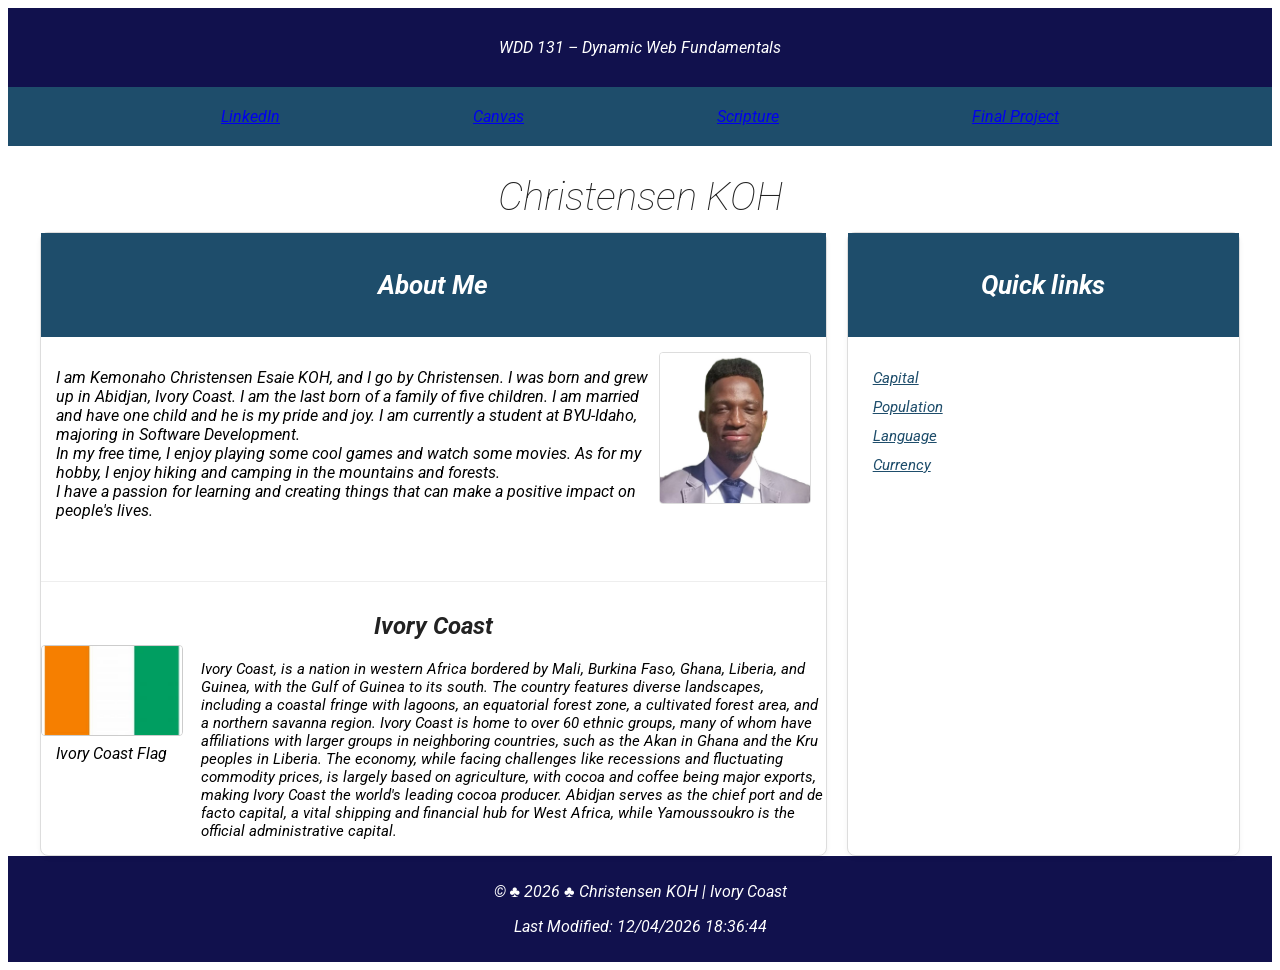
<file: index.html>
<!DOCTYPE html>
<html lang="en">

<head>
    <meta charset="UTF-8">
    <meta name="viewport" content="width=device-width, initial-scale=1.0">
    <meta name="description" content="This is my homepage. It will display some key information about me and my work." />
    <meta name="author" content="Christensen KOH" />
    <title>WDD 131 – Dynamic Web Fundamentals | Christensen KOH</title>
    <link rel="stylesheet" href="styles/base.css">
    <link rel="preconnect" href="https://fonts.googleapis.com">
    <link rel="preconnect" href="https://fonts.gstatic.com" crossorigin>
    <link href="https://fonts.googleapis.com/css2?family=Roboto:ital@1&display=swap" rel="stylesheet">
    <script src="scripts/getdates.js" defer></script>
</head>

<body>

    <header>
        <span id="course-title">WDD 131 – Dynamic Web Fundamentals</span>
        <nav>
            <ul>
                <li><a href="https://www.linkedin.com/in/christensen-esaie-koh-60516b23b">LinkedIn</a></li>
                <li><a href="https://canvas.instructure.com/">Canvas</a></li>
                <li><a href="https://www.churchofjesuschrist.org/study/scriptures/ot/lam/3?lang=eng">Scripture</a></li>
                <li><a href="https://christensen-koh.github.io/wdd130/wwr/index.html">Final Project</a></li>

            </ul>

        </nav>
        <h1>Christensen KOH</h1>

    </header>
    <main>

        <section class="card">
            <div class="card-header">
                <h2>About Me</h2>
            </div>
            <div class="card-body">
                <img src="images/profile.jpg" alt="Profile Image" class="profile-image">
                <div class="my-bio">
                    <p>I am Kemonaho Christensen Esaie KOH, and I go by Christensen. I was born and grew up in Abidjan,
                        Ivory
                        Coast. I am the last born of a family of five children. I am married and have one child and he
                        is my
                        pride and joy. I am currently a student at BYU-Idaho, majoring in Software Development.<br>In my
                        free
                        time, I enjoy playing some cool games and watch some movies. As for my hobby, I enjoy hiking and
                        camping
                        in the mountains and forests. <br> I have a passion for learning and creating things that can
                        make a
                        positive impact on people's lives.</p>
                </div>
            </div>

            <hr>

            <h2 class="country-title">Ivory Coast</h2>

            <div class="my-country">
                <div class="flag-wrapper">
                    <img src="images/flag.jpg" alt="Ivory Coast Flag" class="flag-image">
                    <div class="flag-caption">Ivory Coast Flag</div>
                </div>


                <div class="country-info">
                        <p>Ivory Coast, is a nation in western Africa bordered by Mali, Burkina Faso, Ghana, Liberia, and
                        Guinea,
                        with the Gulf
                        of
                        Guinea to its south. The country features diverse landscapes, including a coastal fringe with
                        lagoons,
                        an equatorial
                        forest zone, a cultivated forest area, and a northern savanna region. Ivory Coast is home to
                        over 60
                        ethnic
                        groups, many of whom have affiliations with larger groups in neighboring countries, such as the
                        Akan
                        in
                        Ghana and
                        the
                        Kru peoples in Liberia. The economy, while facing challenges like recessions and fluctuating
                        commodity
                        prices, is
                        largely based on agriculture, with cocoa and coffee being major exports, making Ivory Coast the
                        world's
                        leading cocoa producer. Abidjan serves as the chief port and de facto capital, a vital shipping
                        and
                        financial hub for West Africa, while Yamoussoukro is the official administrative capital.</p>
                </div>


            </div>
        </section>

        <section class="card">
            <div class="card-header"><h2>Quick links</h2></div>
            <div class="card-body">
                <ul class="list">
                    <li> <a href="https://en.wikipedia.org/wiki/Yamoussoukro">Capital</a></li>
                    <li> <a href="https://en.wikipedia.org/wiki/Ivory_Coast">Population</a></li>
                    <li> <a href="https://en.wikipedia.org/wiki/French_language">Language</a></li>
                    <li> <a href="https://en.wikipedia.org/wiki/CFA_Franc">Currency</a></li>
                </ul>
            </div>
        </section>

    </main>

    <footer>
        <p>&copy; &#9827; <span id="current-year">2023</span> &#9827; Christensen KOH | Ivory Coast</p>
        <p><span id="lastModified">Last Modified: </span></p>
    </footer>
</body>

</html>
</file>
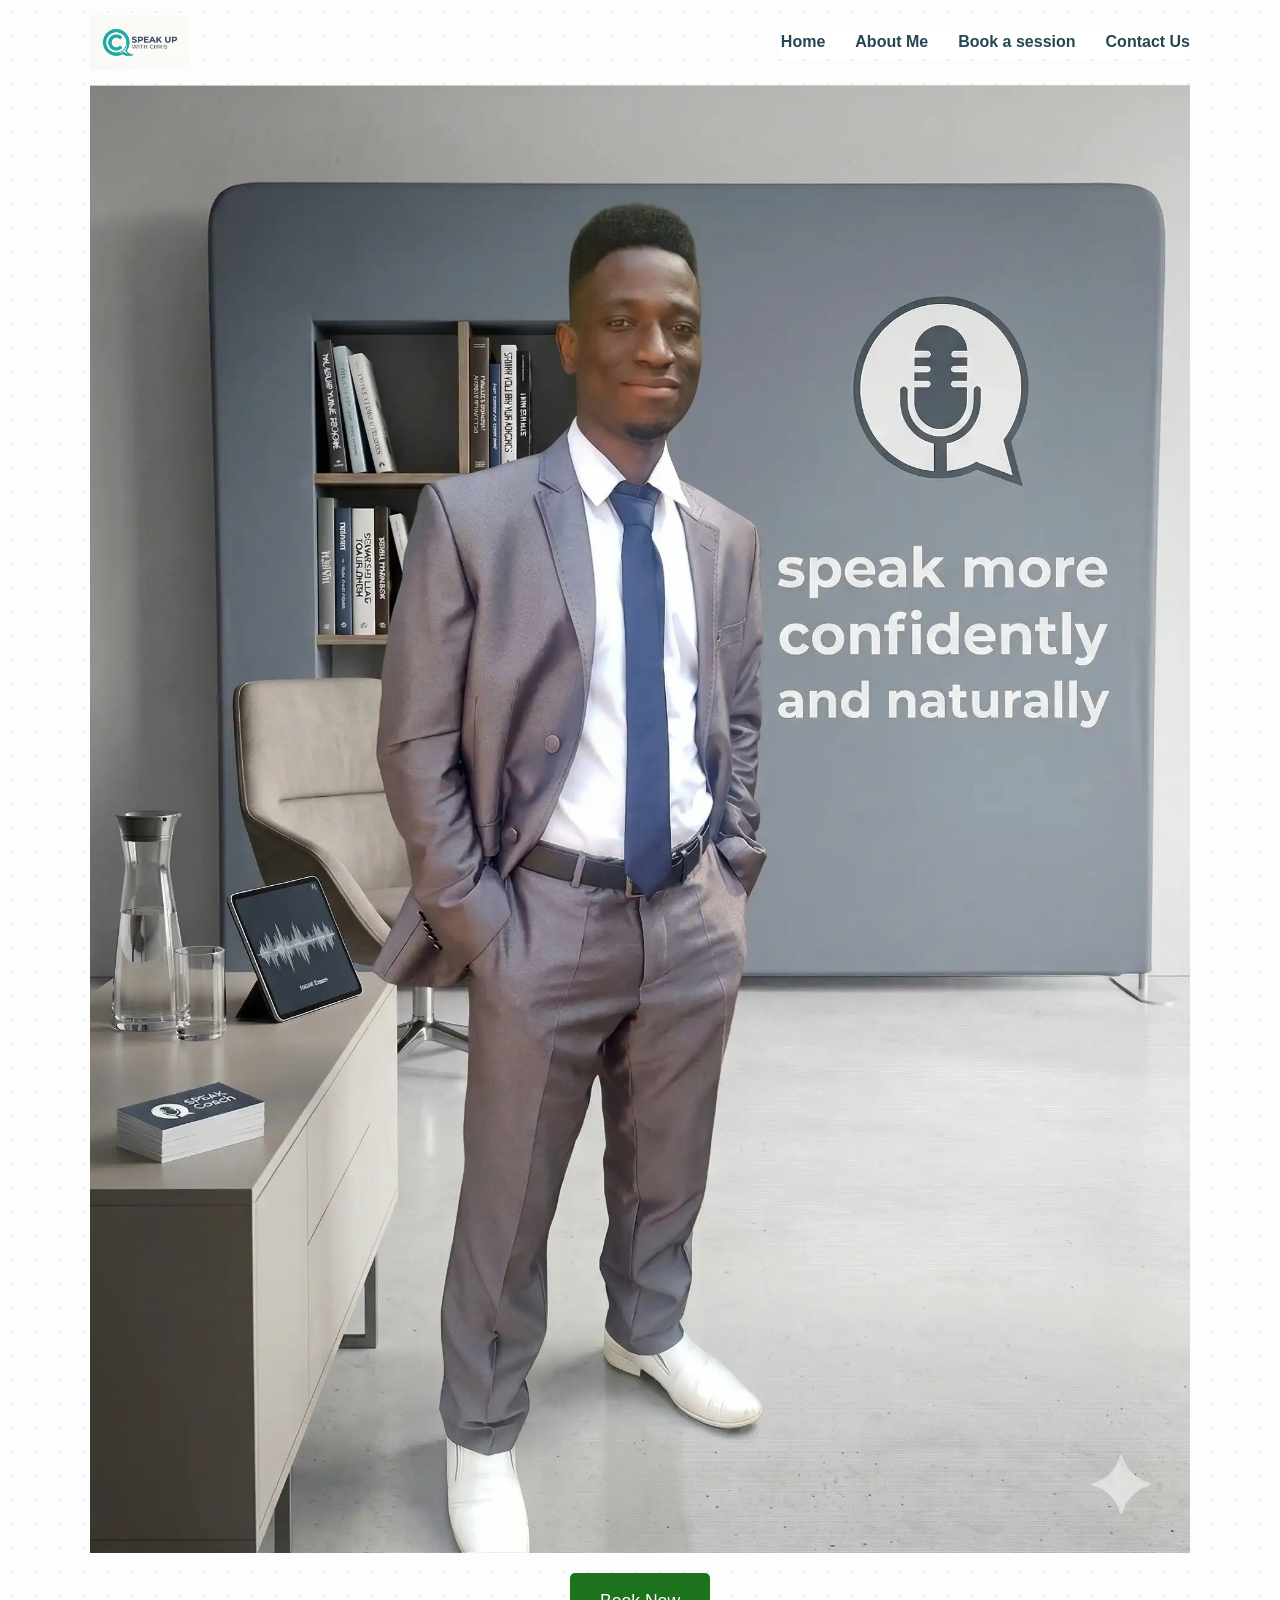
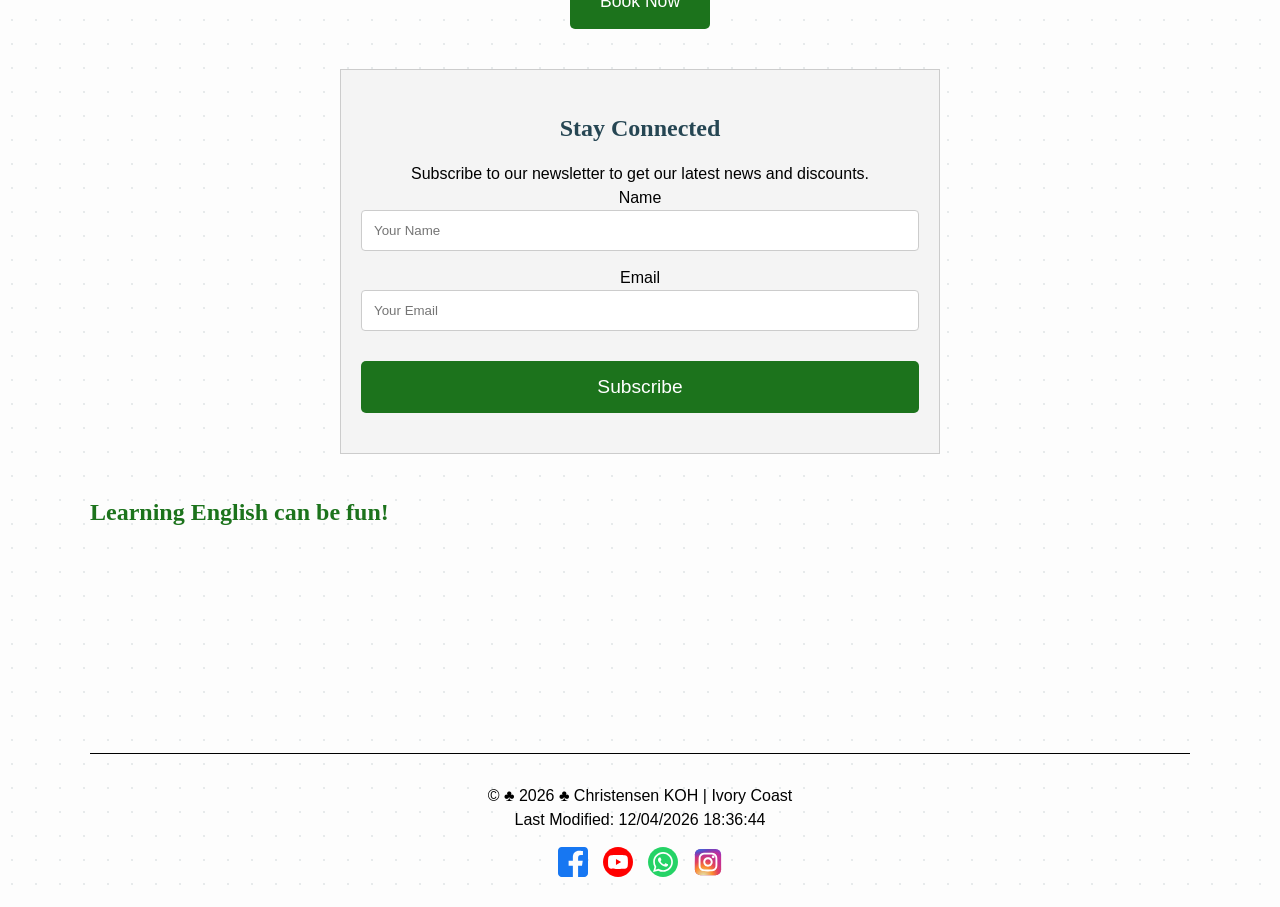
<file: project/index.html>
<!DOCTYPE html>
<html lang="en">

<head>
    <meta charset="UTF-8">
    <meta name="viewport" content="width=device-width, initial-scale=1.0">
    <meta name="description"
        content=" Improve your English fluency with Speak up with Chris. Book personalized, conversational English lessons and access custom learning resources online.">
    <meta name="author" content=" Christensen KOH">
    <title>Speak up with Chris | Language Tutoring</title>
    <link rel="stylesheet" href="styles/style.css">
    <link rel="preconnect" href="https://fonts.googleapis.com">
    <link rel="preconnect" href="https://fonts.gstatic.com" crossorigin>
    <link href="https://fonts.googleapis.com/css2?family=Montserrat:wght@600&family=Open+Sans:wght@400;600&display=swap"
        rel="stylesheet">
    <script src="scripts/script.js" defer></script>
</head>

<body>

    <header>
        <img src="images/logo.webp" loading="lazy" alt="Speak up logo">
        <button id="menu" aria-label="Main Menu">☰</button>
        <nav class="nav">
            <ol>
                <li><a href="index.html">Home</a></li>
                <li><a href="about.html">About Me</a></li>
                <li><a href="book.html">Book a session</a></li>
                <li><a href="contact.html">Contact Us</a></li>
            </ol>
        </nav>
    </header>

    <main>
        <div class="hero">
            <img src="images/profile.webp" loading="lazy" alt="Christensen KOH profile picture">
            <div class="hero-msg">
                <a href="book.html" class="cta-button">Book Now</a>
            </div>

        </div>


        <section class="newsletter">
            <h2>Stay Connected</h2>
            <p>Subscribe to our newsletter to get our latest news and discounts.</p>
            <form action="#" method="get" id="newsletter-form">
                <div class="form-row">
                    <label for="news-name">Name</label>
                    <input type="text" id="news-name" name="news-name" placeholder="Your Name" required>
                </div>
                <div class="form-row">
                    <label for="news-email">Email</label>
                    <input type="email" id="news-email" name="news-email" placeholder="Your Email" required>
                </div>
                <button type="submit">Subscribe</button>
            </form>
        </section>

        <section class="features">
            <h2>Learning English can be fun!</h2>
            <div class="features-grid">

                <div class="feature-item">
                    <div class="video-wrapper">
                        <iframe src="https://www.youtube.com/embed/FuMQ99uvtaU?si=-ykPGMVnF5bcKps3"
                            title="Fun with kids" frameborder="0"
                            allow="accelerometer; autoplay; clipboard-write; encrypted-media; gyroscope; picture-in-picture; web-share"
                            referrerpolicy="strict-origin-when-cross-origin" allowfullscreen></iframe>
                    </div>
                </div>

                <div class="feature-item">
                    <div class="video-wrapper">
                        <iframe src="https://www.youtube.com/embed/_0LOPoMbqOY?si=V6Ld_ycLBL-E5lPd"
                            title="Supercalifragilisticexpialidocious" frameborder="0"
                            allow="accelerometer; autoplay; clipboard-write; encrypted-media; gyroscope; picture-in-picture; web-share"
                            referrerpolicy="strict-origin-when-cross-origin" allowfullscreen></iframe>
                    </div>
                </div>

                <div class="feature-item">
                    <div class="video-wrapper">
                        <iframe src="https://www.youtube.com/embed/P7VSqaM1Hhk"
                            title="Quick phrase before getting the ball rolling" frameborder="0"
                            allow="accelerometer; autoplay; clipboard-write; encrypted-media; gyroscope; picture-in-picture"
                            allowfullscreen>
                        </iframe>
                    </div>
                </div>

            </div>
        </section>
    </main>

    <footer>
        <p>&copy; &#9827; <span id="current-year">2026</span> &#9827; Christensen KOH | Ivory Coast</p>
        <p><span id="lastModified">Last Modified: </span></p>
        <nav class="socialmedia">
            <a href="https://www.facebook.com/share/1C8kSKyYR3/">
                <img src="images/facebook-square.svg" loading="lazy" alt="Contact us on Facebook">
            </a>

            <a href="https://youtube.com/@speakupwithchris?si=g4VvS9MkQFQYVb50">
                <img src="images/youtube.svg" loading="lazy" alt="Visit our youtube channel">

            </a>
            <a href="https://WA.me/79528366025">
                <img src="images/whatsapp.svg" loading="lazy" alt="Contact us on Whatsapp">
            </a>

            <a href="https://www.instagram.com/chris2dios?igsh=YTR2MGM5dmRsa3p5">
                <img src="images/instagram.svg" loading="lazy" alt="Contact us on Instagram">
            </a>
        </nav>
    </footer>

</body>

</html>
</file>
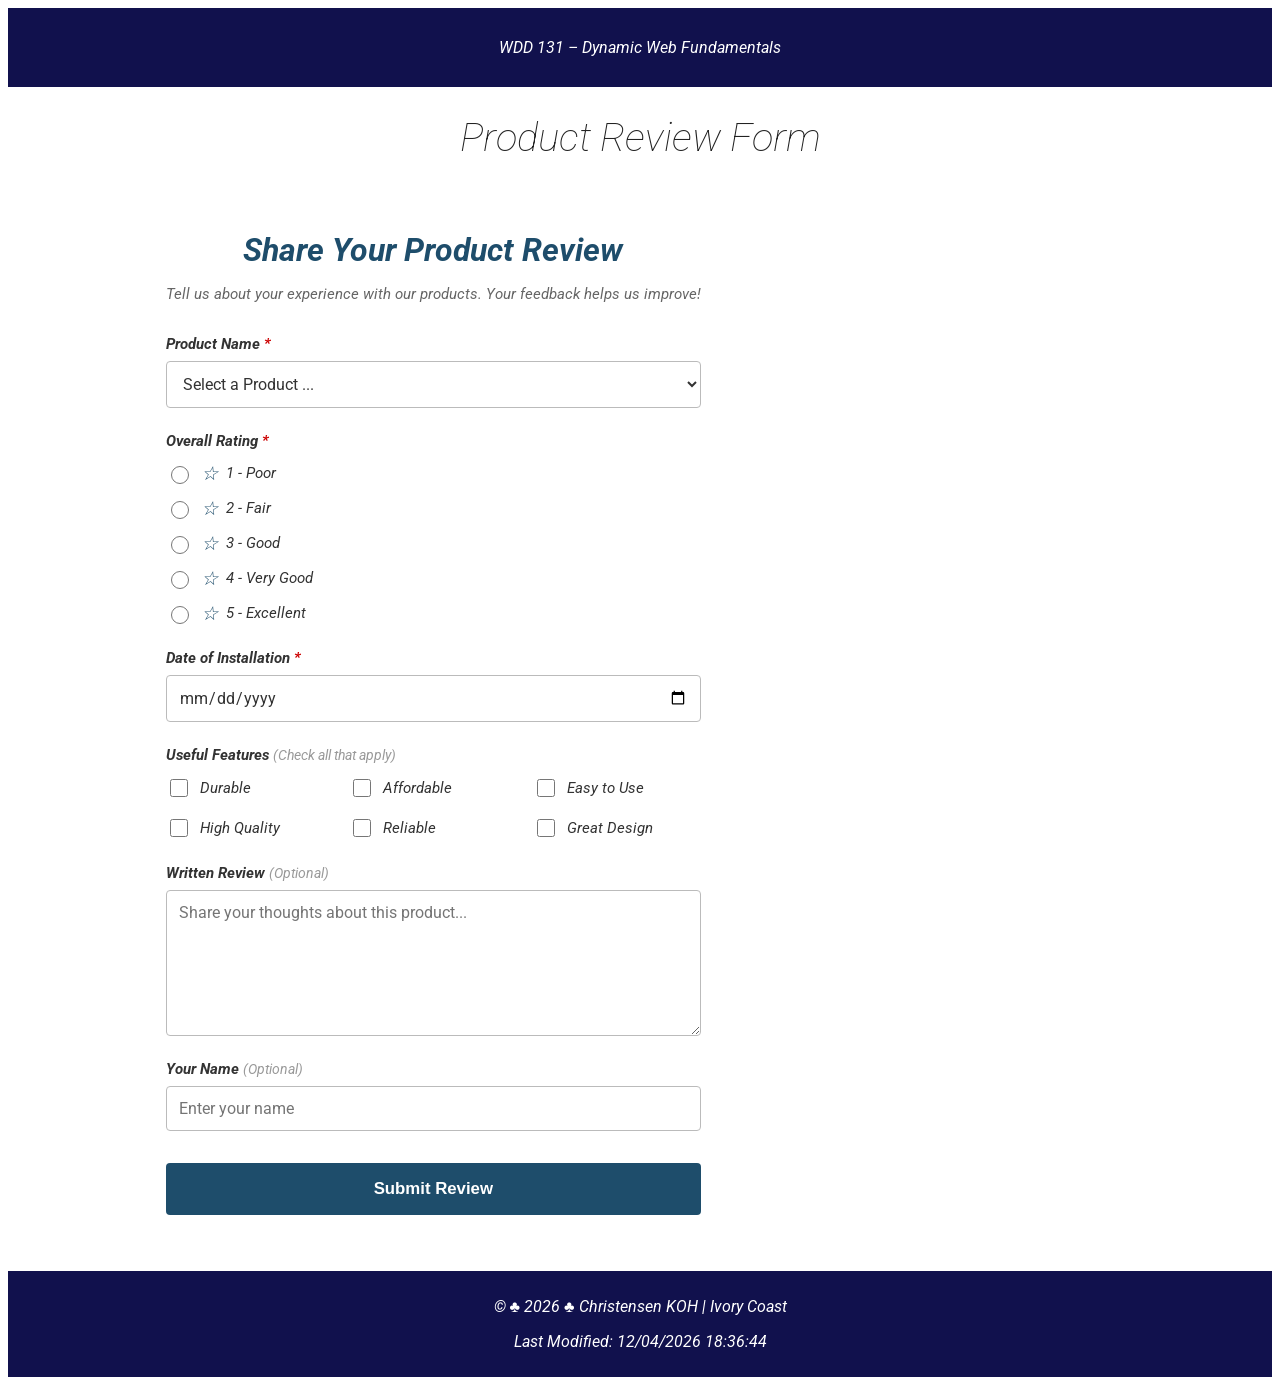
<file: form.html>
<!DOCTYPE html>
<html lang="en">

<head>
    <meta charset="UTF-8">
    <meta name="viewport" content="width=device-width, initial-scale=1.0">
    <meta name="description"
        content="This app allows users to submit reviews for products, including ratings, installation dates, and useful features.">
    <meta name="author" content="Christensen KOH">
    <title>Product Review Form | WDD 131</title>
    <link rel="stylesheet" href="styles/base.css">
    <link rel="stylesheet" href="styles/form.css">
    <link rel="preconnect" href="https://fonts.googleapis.com">
    <link rel="preconnect" href="https://fonts.gstatic.com" crossorigin>
    <link href="https://fonts.googleapis.com/css2?family=Roboto:wght@400;700&display=swap" rel="stylesheet">
    <script src="scripts/getdates.js" defer></script>
    <script src="scripts/form.js" defer></script>
</head>

<body>
    <header>
        <span id="course-title">WDD 131 – Dynamic Web Fundamentals</span>
        <h1>Product Review Form</h1>
    </header>

    <main>
        <section class="form-container">
            <h2>Share Your Product Review</h2>
            <p class="form-intro">Tell us about your experience with our products. Your feedback helps us improve!</p>

            <form method="get" action="review.html" class="review-form">

                <!-- Product Name -->
                <div class="form-group">
                    <label for="product-name">Product Name <span class="required">*</span></label>
                    <select id="product-name" name="product" required>
                        <option value="" disabled selected>Select a Product ...</option>
                        <!-- Options populated by JavaScript -->
                    </select>
                </div>

                <!-- Overall Rating -->
                <div class="form-group">
                    <fieldset>
                        <legend>Overall Rating <span class="required">*</span></legend>
                        <div class="rating-group">
                            <div class="rating-option">
                                <input type="radio" id="rating-1" name="rating" value="1" required>
                                <label for="rating-1"><span class="star">☆</span>1 - Poor</label>
                            </div>
                            <div class="rating-option">
                                <input type="radio" id="rating-2" name="rating" value="2" required>
                                <label for="rating-2"><span class="star">☆</span>2 - Fair</label>
                            </div>
                            <div class="rating-option">
                                <input type="radio" id="rating-3" name="rating" value="3" required>
                                <label for="rating-3"><span class="star">☆</span>3 - Good</label>
                            </div>
                            <div class="rating-option">
                                <input type="radio" id="rating-4" name="rating" value="4" required>
                                <label for="rating-4"><span class="star">☆</span>4 - Very Good</label>
                            </div>
                            <div class="rating-option">
                                <input type="radio" id="rating-5" name="rating" value="5" required>
                                <label for="rating-5"><span class="star">☆</span>5 - Excellent</label>
                            </div>
                        </div>
                    </fieldset>
                </div>

                <!-- Date of Installation -->
                <div class="form-group">
                    <label for="install-date">Date of Installation <span class="required">*</span></label>
                    <input type="date" id="install-date" name="installDate" required>
                </div>

                <!-- Useful Features -->
                <div class="form-group">
                    <fieldset>
                        <legend>Useful Features <span class="note">(Check all that apply)</span></legend>
                        <div class="checkbox-group">
                            <div class="checkbox-option">
                                <input type="checkbox" id="feature-1" name="features" value="durable">
                                <label for="feature-1">Durable</label>
                            </div>
                            <div class="checkbox-option">
                                <input type="checkbox" id="feature-2" name="features" value="affordable">
                                <label for="feature-2">Affordable</label>
                            </div>
                            <div class="checkbox-option">
                                <input type="checkbox" id="feature-3" name="features" value="easyUse">
                                <label for="feature-3">Easy to Use</label>
                            </div>
                            <div class="checkbox-option">
                                <input type="checkbox" id="feature-4" name="features" value="quality">
                                <label for="feature-4">High Quality</label>
                            </div>
                            <div class="checkbox-option">
                                <input type="checkbox" id="feature-5" name="features" value="reliable">
                                <label for="feature-5">Reliable</label>
                            </div>
                            <div class="checkbox-option">
                                <input type="checkbox" id="feature-6" name="features" value="design">
                                <label for="feature-6">Great Design</label>
                            </div>
                        </div>
                    </fieldset>
                </div>

                <!-- Written Review -->
                <div class="form-group">
                    <label for="review-text">Written Review <span class="note">(Optional)</span></label>
                    <textarea id="review-text" name="review" rows="6"
                        placeholder="Share your thoughts about this product..."></textarea>
                </div>

                <!-- User Name -->
                <div class="form-group">
                    <label for="user-name">Your Name <span class="note">(Optional)</span></label>
                    <input type="text" id="user-name" name="userName" placeholder="Enter your name">
                </div>

                <!-- Submit Button -->
                <div class="form-group submit-group">
                    <input type="submit" class="submit-btn" value="Submit Review">
                </div>

            </form>
        </section>
    </main>

    <footer>
        <p>&copy; &#9827; <span id="current-year">2023</span> &#9827; Christensen KOH | Ivory Coast</p>
        <p><span id="lastModified">Last Modified: </span></p>
    </footer>
</body>

</html>
</file>
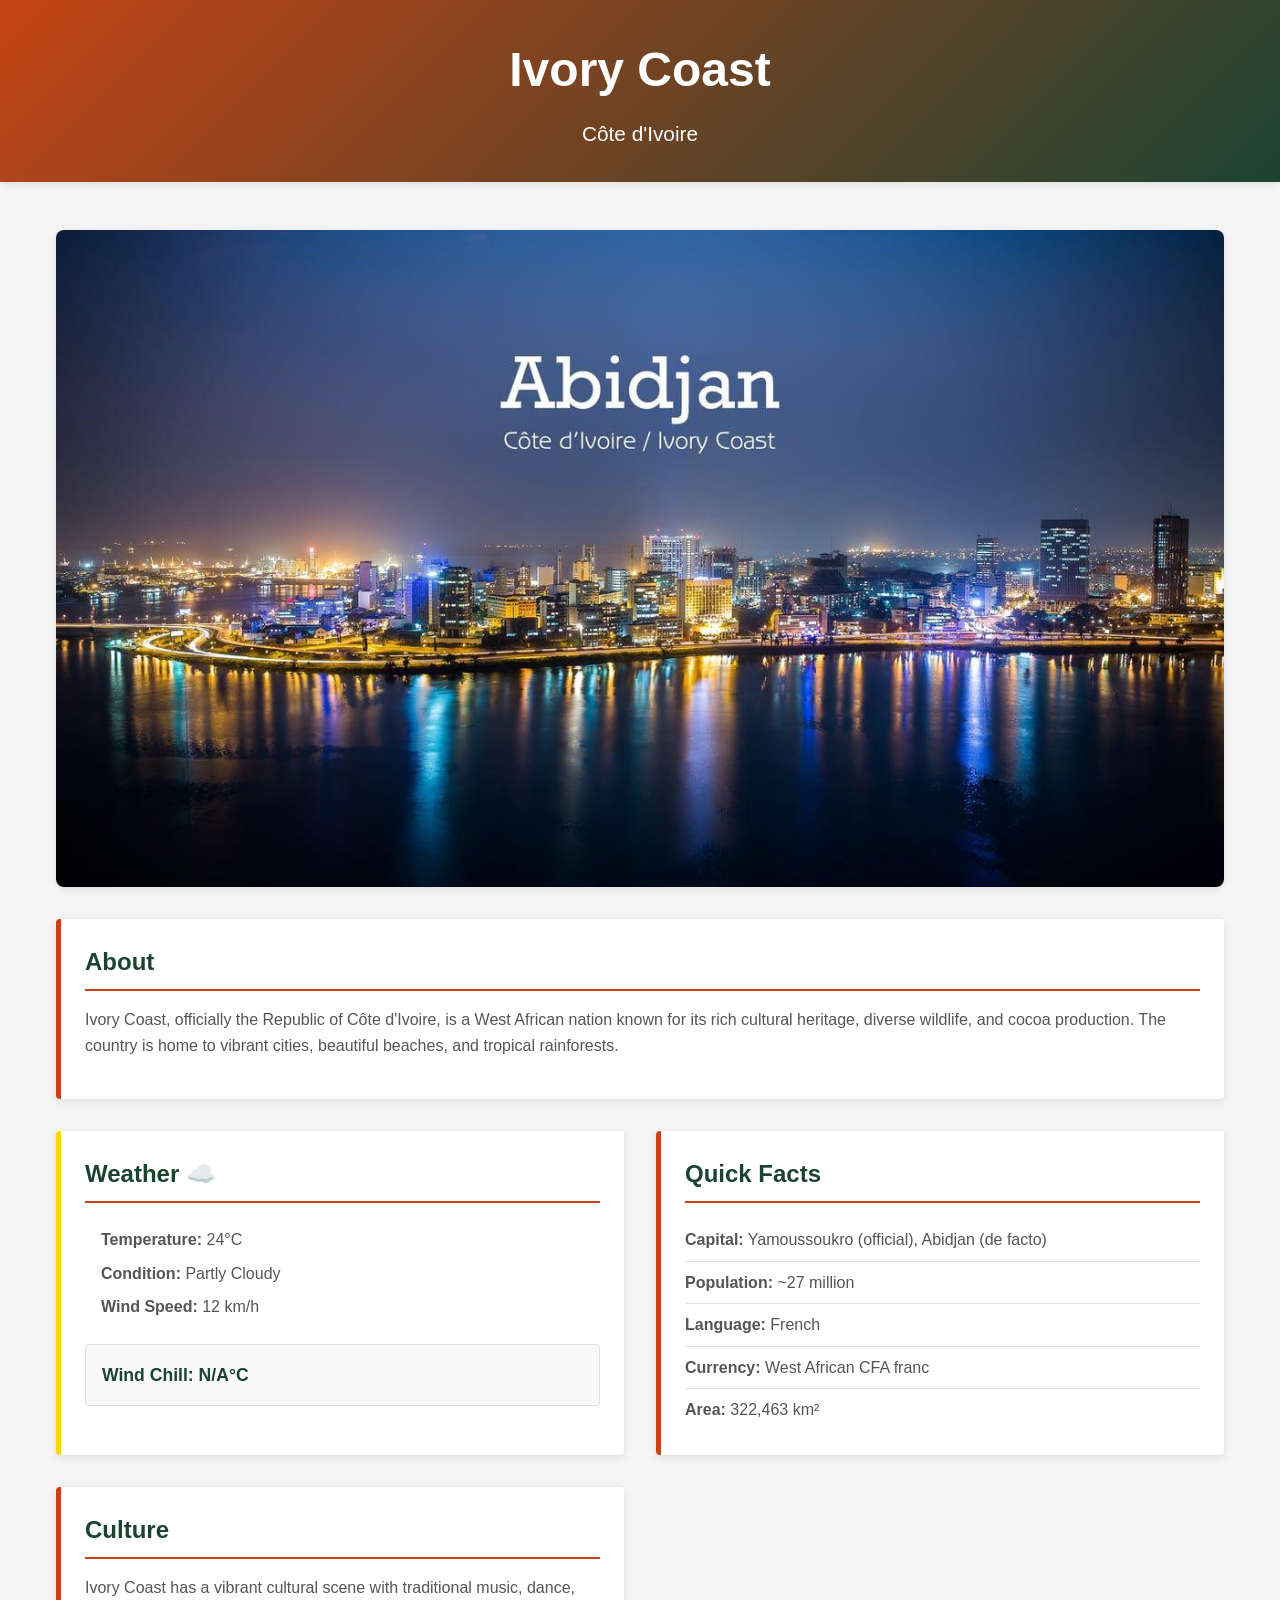
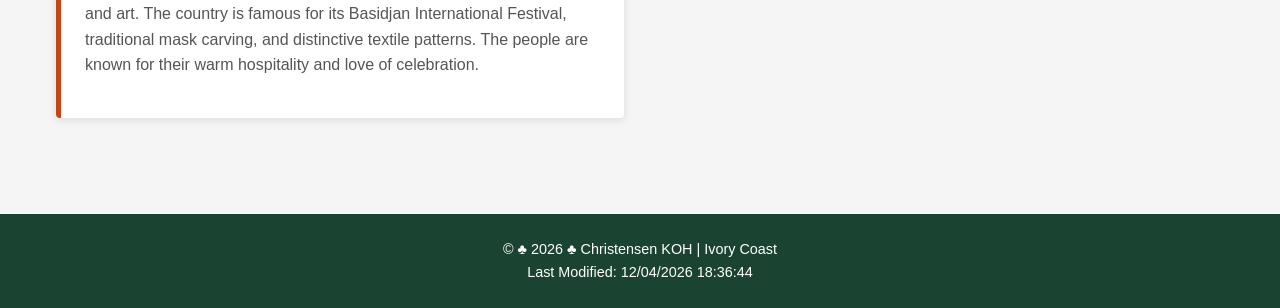
<file: place.html>
<!DOCTYPE html>
<html lang="en">

<head>
    <meta charset="UTF-8">
    <meta name="viewport" content="width=device-width, initial-scale=1.0">
    <meta name="description"
        content="Discover the beauty and culture of Ivory Coast (Côte d'Ivoire) with our comprehensive guide. Learn about its history, weather, culture, and quick facts.">
    <meta name="author" content="Christensen KOH">
    <title>Country Page | Christensen KOH | WDD 131</title>
    <link rel="stylesheet" href="styles/place.css">
    <script src="scripts/place.js" defer></script>
</head>

<body>
    <header>
        <h1>Ivory Coast</h1>
        <p class="subtitle">Côte d'Ivoire</p>
    </header>

    <main>
        <!-- Hero Section -->
        <section class="hero">
            <picture>
                <source media="(min-width: 1024px)" srcset="images/ivory-coast-large.webp">
                <source media="(min-width: 768px)" srcset="images/ivory-coast-medium.webp">
                <img src="images/ivory-coast-small.webp" alt="Landscape of Ivory Coast">
            </picture>
        </section>

        <!-- Content Section -->
        <section class="content">
            <div class="info-grid">
                <!-- About Section -->
                <article class="card about">
                    <h2>About</h2>
                    <p>Ivory Coast, officially the Republic of Côte d'Ivoire, is a West African nation known for its
                        rich cultural heritage, diverse wildlife, and cocoa production. The country is home to vibrant
                        cities, beautiful beaches, and tropical rainforests.</p>
                </article>

                <!-- Weather Section -->
                <article class="card weather">
                    <h2>Weather</h2>
                    <div class="weather-content">
                        <div class="mobile-weather">
                            <img src="images/weather-icon.svg" alt="Weather Icon" class="weather-icon">
                        </div>
                        <div class="weather-stats">
                            <p><strong>Temperature:</strong> <span id="temp">24</span>°C</p>
                            <p><strong>Condition:</strong> Partly Cloudy</p>
                            <p><strong>Wind Speed:</strong> <span id="windSpeed">12</span> km/h</p>
                        </div>
                    </div>
                    <div class="wind-chill">
                        <p><strong>Wind Chill:</strong> <span id="windChill">N/A</span>°C</p>
                    </div>
                </article>

                <!-- Facts Section -->
                <article class="card facts">
                    <h2>Quick Facts</h2>
                    <ul>
                        <li><strong>Capital:</strong> Yamoussoukro (official), Abidjan (de facto)</li>
                        <li><strong>Population:</strong> ~27 million</li>
                        <li><strong>Language:</strong> French</li>
                        <li><strong>Currency:</strong> West African CFA franc</li>
                        <li><strong>Area:</strong> 322,463 km²</li>
                    </ul>
                </article>

                <!-- Culture Section -->
                <article class="card culture">
                    <h2>Culture</h2>
                    <p>Ivory Coast has a vibrant cultural scene with traditional music, dance, and art. The country is
                        famous for its Basidjan International Festival, traditional mask carving, and distinctive
                        textile patterns. The people are known for their warm hospitality and love of celebration.</p>
                </article>
            </div>
        </section>
    </main>

    <footer>
        <p>&copy; &#9827; <span id="current-year"></span> &#9827; Christensen KOH | Ivory Coast</p>
        <p><span id="lastModified">Last Modified: </span></p>
    </footer>
</body>

</html>
</file>
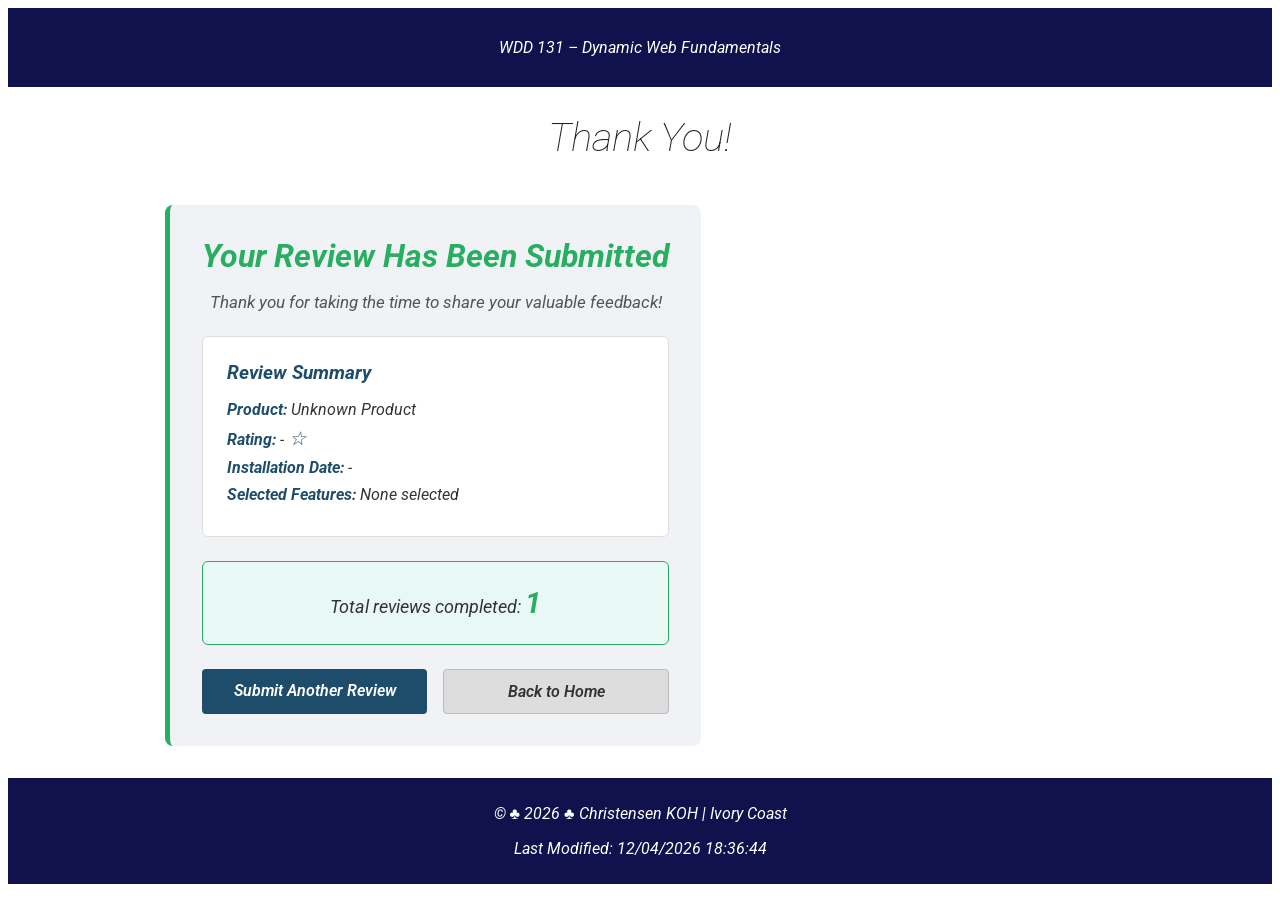
<file: review.html>
<!DOCTYPE html>
<html lang="en">

<head>
    <meta charset="UTF-8">
    <meta name="viewport" content="width=device-width, initial-scale=1.0">
    <meta name="description" content="Review Confirmation Page for WDD 131">
    <meta name="author" content="Christensen KOH">
    <title>Review Confirmation | WDD 131</title>
    <link rel="stylesheet" href="styles/base.css">
    <link rel="stylesheet" href="styles/form.css">
    <link rel="preconnect" href="https://fonts.googleapis.com">
    <link rel="preconnect" href="https://fonts.gstudio.com" crossorigin>
    <link href="https://fonts.googleapis.com/css2?family=Roboto:wght@400;700&display=swap" rel="stylesheet">
    <script src="scripts/getdates.js" defer></script>
    <script src="scripts/form.js" defer></script>
</head>

<body>
    <header>
        <span id="course-title">WDD 131 – Dynamic Web Fundamentals</span>
        <h1>Thank You!</h1>
    </header>

    <main>
        <section class="confirmation-container">
            <div class="confirmation-message">
                <h2>Your Review Has Been Submitted</h2>
                <p class="success-message">Thank you for taking the time to share your valuable feedback!</p>

                <div class="review-summary">
                    <h3>Review Summary</h3>
                    <div class="summary-content">
                        <p><strong>Product:</strong> <span id="summary-product">-</span></p>
                        <p><strong>Rating:</strong> <span id="summary-rating">-</span><span class="star"> ☆</span></p>
                        <p><strong>Installation Date:</strong> <span id="summary-date">-</span></p>
                        <p><strong>Selected Features:</strong> <span id="summary-features">-</span></p>
                    </div>
                </div>

                <div class="counter-section">
                    <p>Total reviews completed: <span class="counter-number" id="review-counter">0</span></p>
                </div>

                <div class="actions">
                    <a href="form.html" class="btn btn-primary">Submit Another Review</a>
                    <a href="index.html" class="btn btn-secondary">Back to Home</a>
                </div>
            </div>
        </section>
    </main>

    <footer>
        <p>&copy; &#9827; <span id="current-year">2023</span> &#9827; Christensen KOH | Ivory Coast</p>
        <p><span id="lastModified">Last Modified: </span></p>
    </footer>
</body>

</html>
</file>
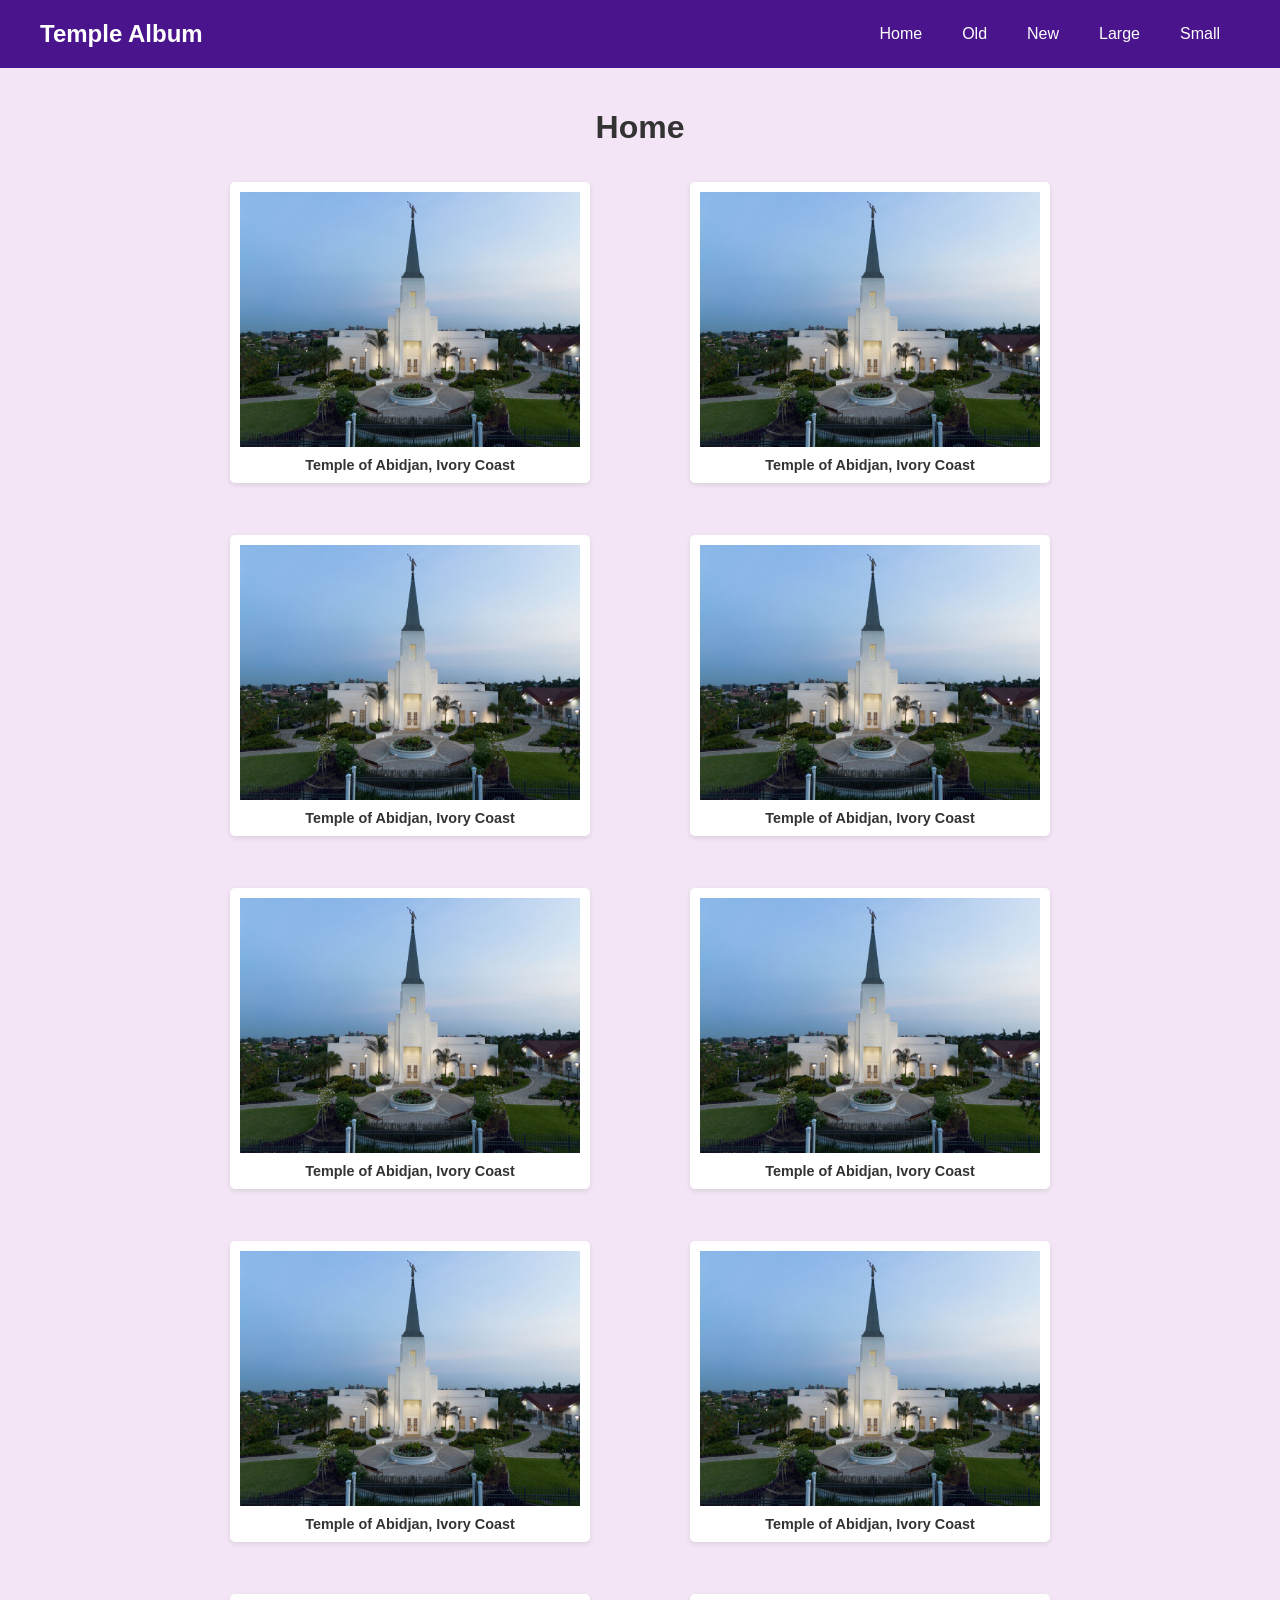
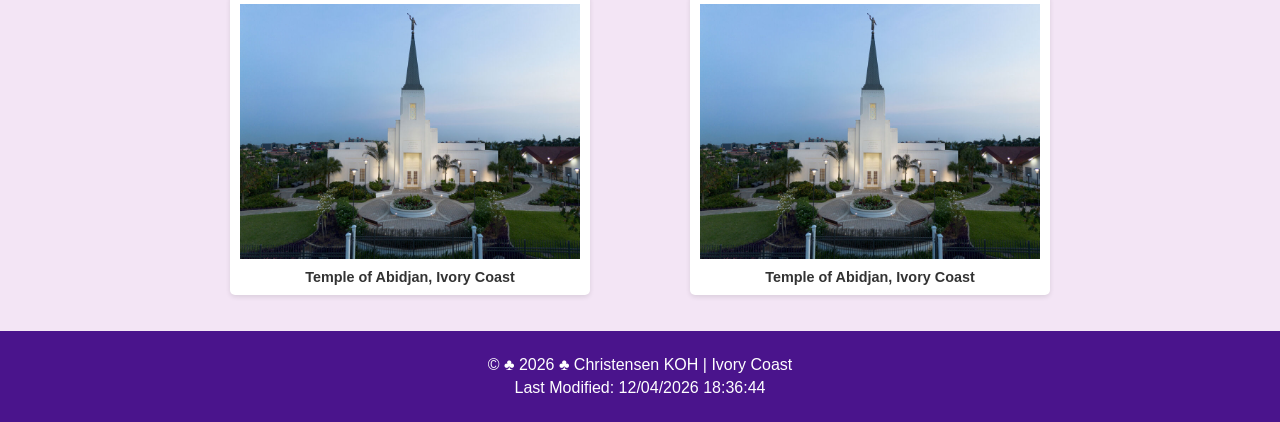
<file: temples.html>
<!DOCTYPE html>
<html lang="en">

<head>
    <meta charset="UTF-8">
    <meta name="viewport" content="width=device-width, initial-scale=1.0">
    <title>Temple Album | Christensen KOH | WDD 131</title>
    <meta name="description" content="Album of photos from various temples around the world.">
    <meta name="author" content="Christensen KOH">
    <link rel=preconnect href="https://fonts.googleapis.com">
    <link rel=preconnect href="https://fonts.gstatic.com" crossorigin>
    <link href="https://fonts.googleapis.com/css2?family=Roboto:wght@400;700&display=swap" rel="stylesheet">
    <link rel="stylesheet" href="styles/temples.css">
    <link rel="stylesheet" href="styles/temples-large.css">
    <script src="scripts/temples.js" defer></script>
</head>

<body>
    <header>
        <div class="header-inner">
            <span class="site-title">Temple Album</span>
            <button id="menu" aria-label="Menu">☰</button>
        </div>
        <nav class="nav">
            <ul>
                <li><a href="#" class="active">Home</a></li>
                <li><a href="#">Old</a></li>
                <li><a href="#">New</a></li>
                <li><a href="#">Large</a></li>
                <li><a href="#">Small</a></li>
            </ul>
        </nav>
    </header>

    <main>
        <h1>Home</h1>
        <div class="temple-grid">
            <figure>
                <img src="images/temple-civ.jpg" alt="Temple of Abidjan, Ivory Coast" width="400" height="250">
                <figcaption>Temple of Abidjan, Ivory Coast</figcaption>
            </figure>
            <figure>
                <img src="images/temple-civ.jpg" alt="Temple of Abidjan, Ivory Coast" width="400" height="250">
                <figcaption>Temple of Abidjan, Ivory Coast</figcaption>
            </figure>
            <figure>
                <img src="images/temple-civ.jpg" alt="Temple of Abidjan, Ivory Coast" width="400" height="250">
                <figcaption>Temple of Abidjan, Ivory Coast</figcaption>
            </figure>
            <figure>
                <img src="images/temple-civ.jpg" alt="Temple of Abidjan, Ivory Coast" width="400" height="250">
                <figcaption>Temple of Abidjan, Ivory Coast</figcaption>
            </figure>
            <figure>
                <img src="images/temple-civ.jpg" alt="Temple of Abidjan, Ivory Coast" width="400" height="250">
                <figcaption>Temple of Abidjan, Ivory Coast</figcaption>
            </figure>
            <figure>
                <img src="images/temple-civ.jpg" alt="Temple of Abidjan, Ivory Coast" width="400" height="250">
                <figcaption>Temple of Abidjan, Ivory Coast</figcaption>
            </figure>
            <figure>
                <img src="images/temple-civ.jpg" alt="Temple of Abidjan, Ivory Coast" width="400" height="250">
                <figcaption>Temple of Abidjan, Ivory Coast</figcaption>
            </figure>
            <figure>
                <img src="images/temple-civ.jpg" alt="Temple of Abidjan, Ivory Coast" width="400" height="250">
                <figcaption>Temple of Abidjan, Ivory Coast</figcaption>
            </figure>
            <figure>
                <img src="images/temple-civ.jpg" alt="Temple of Abidjan, Ivory Coast" width="400" height="250">
                <figcaption>Temple of Abidjan, Ivory Coast</figcaption>
            </figure>
            <figure>
                <img src="images/temple-civ.jpg" alt="Temple of Abidjan, Ivory Coast" width="400" height="250">
                <figcaption>Temple of Abidjan, Ivory Coast</figcaption>
            </figure>
        </div>
    </main>

    <footer>
        <p>&copy; &#9827; <span id="current-year">2023</span> &#9827; Christensen KOH | Ivory Coast</p>
        <p><span id="lastModified">Last Modified: </span></p>
    </footer>

</body>

</html>
</file>
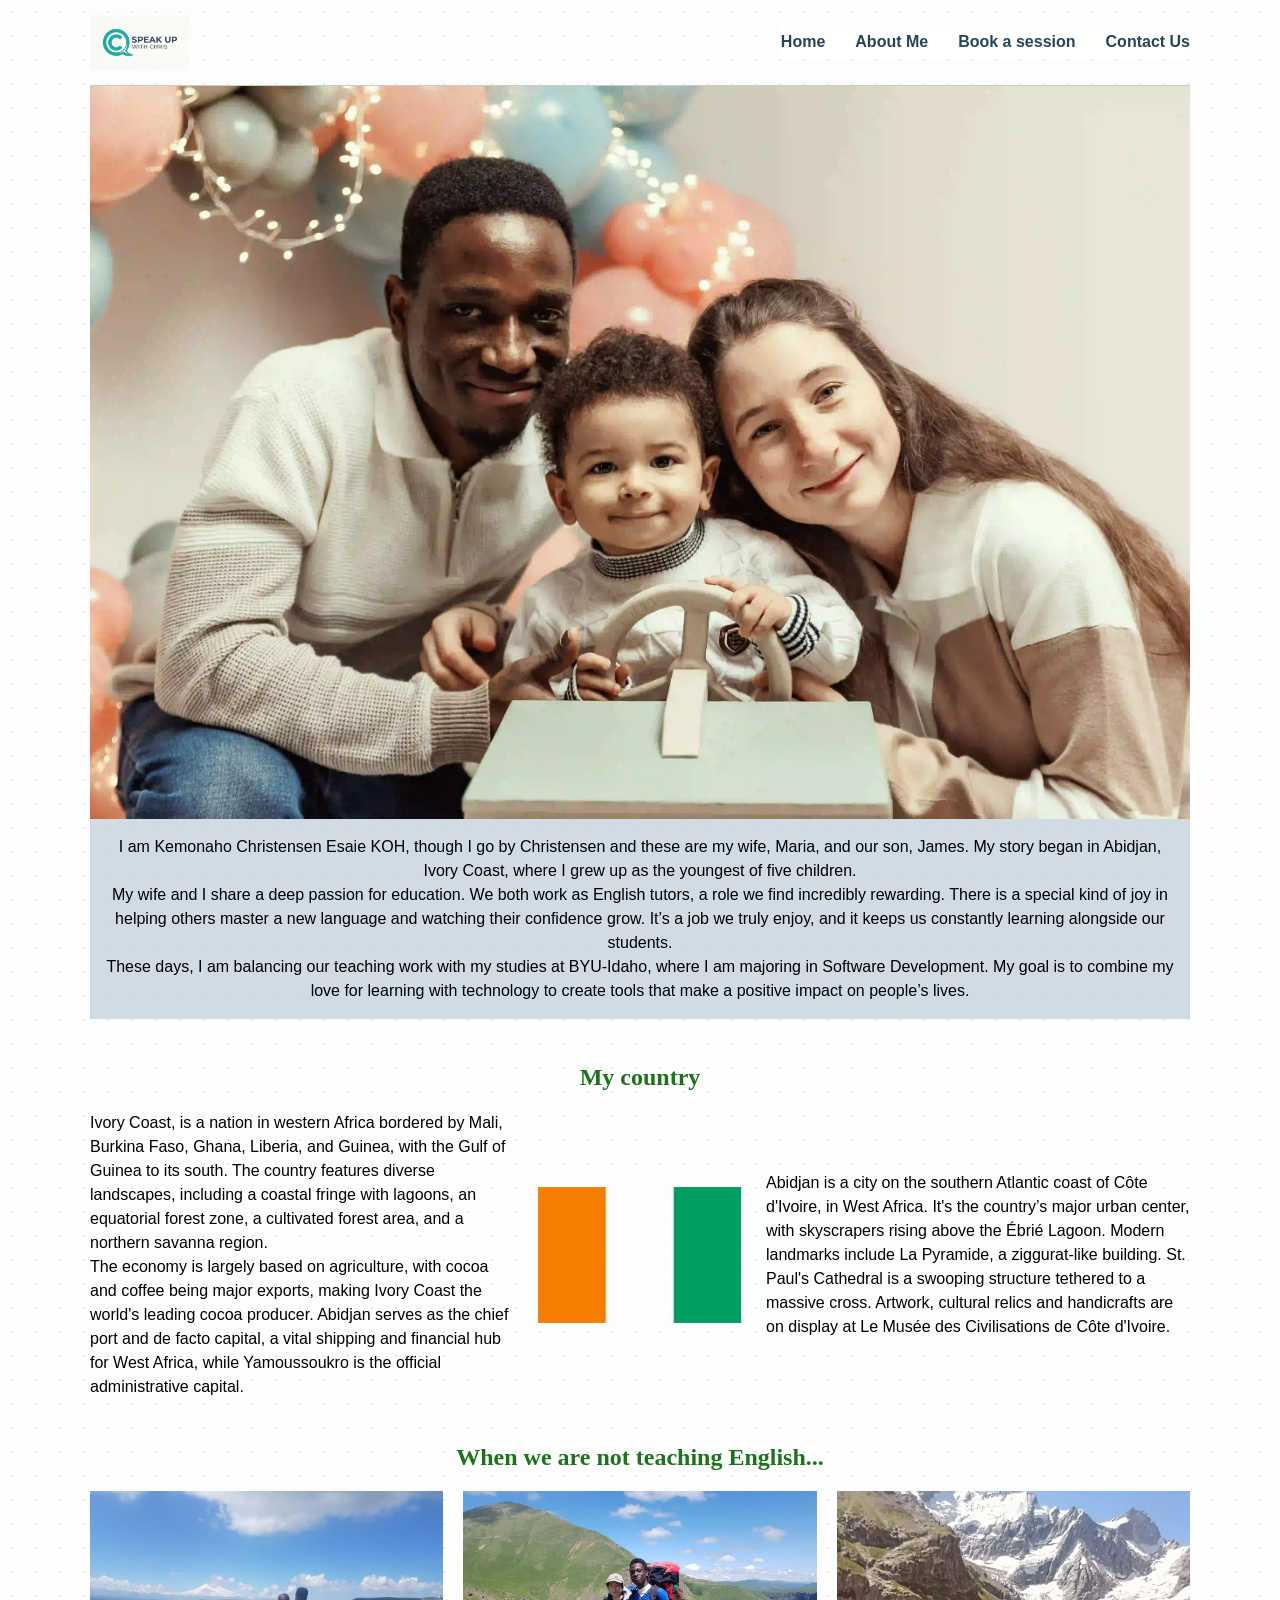
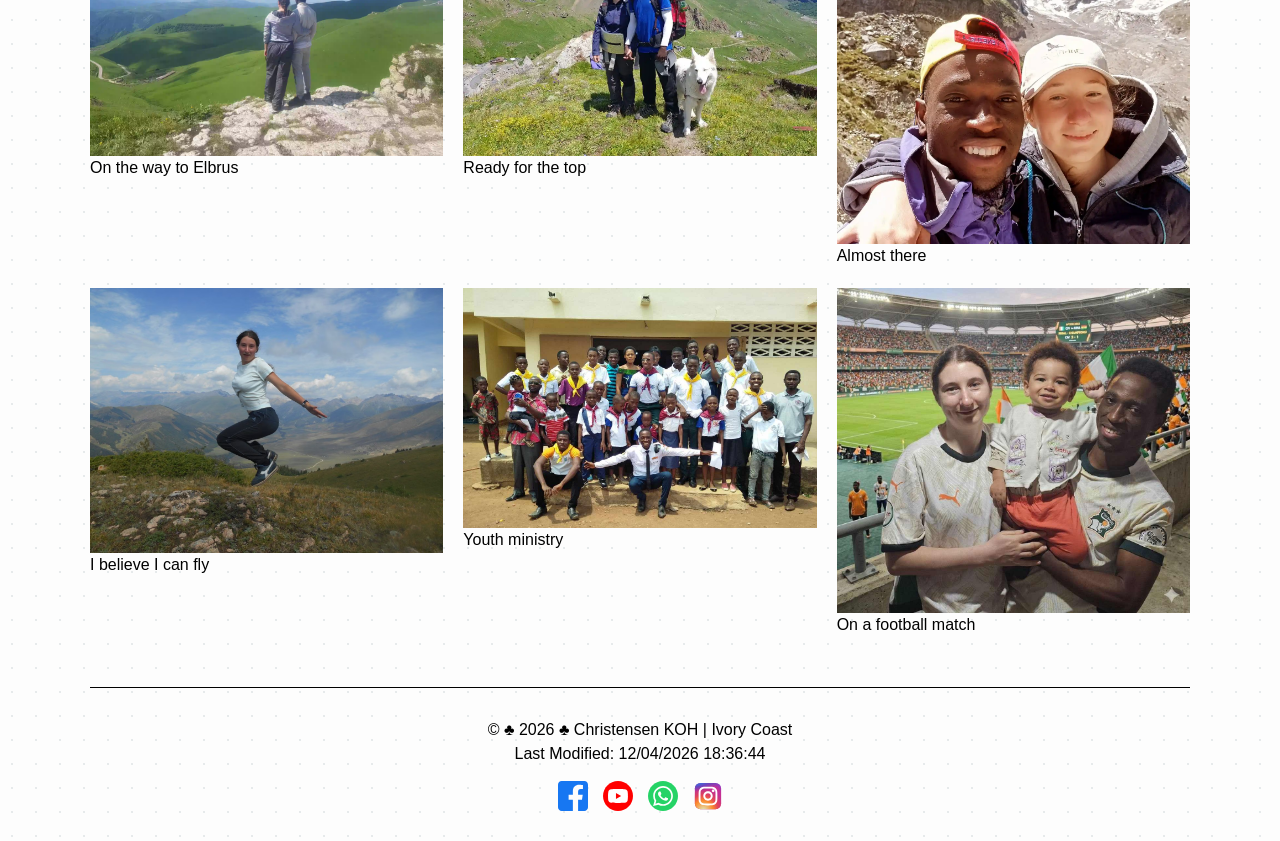
<file: project/about.html>
<!DOCTYPE html>
<html lang="en">

<head>
    <meta charset="UTF-8">
    <meta name="viewport" content="width=device-width, initial-scale=1.0">
    <meta name="description"
        content=" Improve your English fluency with Speak up with Chris. Book personalized, conversational English lessons and access custom learning resources online.">
    <meta name="author" content=" Christensen KOH">
    <title>Speak up with Chris | Language Tutoring</title>
    <link rel="stylesheet" href="styles/style.css">
    <link rel="preconnect" href="https://fonts.googleapis.com">
    <link rel="preconnect" href="https://fonts.gstatic.com" crossorigin>
    <link href="https://fonts.googleapis.com/css2?family=Montserrat:wght@600&family=Open+Sans:wght@400;600&display=swap"
        rel="stylesheet">
    <script src="scripts/script.js" defer></script>
</head>

<body>

    <header>
        <img src="images/logo.webp" loading="lazy" alt="Speak up logo">
        <button id="menu" aria-label="Main Menu">☰</button>
        <nav class="nav">
            <ol>
                <li><a href="index.html">Home</a></li>
                <li><a href="about.html">About Me</a></li>
                <li><a href="book.html">Book a session</a></li>
                <li><a href="contact.html">Contact Us</a></li>
            </ol>
        </nav>
    </header>

    <main>
        <div class="hero">
            <img src="images/mifa.webp" loading="lazy" alt="Family KOH">
            <article>
                <p>I am Kemonaho Christensen Esaie KOH, though I go by Christensen and these are my wife, Maria, and our
                    son, James. My story began in Abidjan, Ivory
                    Coast, where I grew up as the youngest of five children.
                    <br>
                    My wife and I share a deep passion for education. We both work as English tutors,
                    a role we find incredibly rewarding. There is a special kind of joy in helping others master a new
                    language and watching
                    their confidence grow. It’s a job we truly enjoy, and it keeps us constantly learning alongside our
                    students.
                    <br>
                    These days, I am balancing our teaching work with my studies at
                    BYU-Idaho, where I am majoring in Software Development. My goal is to combine my love for learning
                    with
                    technology to create tools that make a positive impact on people’s lives.
                </p>
            </article>
        </div>

        <section class="history">
            <h2>My country</h2>
            <div class="history-content">
                <p>Ivory Coast, is a nation in western Africa bordered by Mali, Burkina Faso, Ghana, Liberia, and
                    Guinea, with the Gulf of
                    Guinea to its south. The country features diverse landscapes, including a coastal fringe with
                    lagoons, an equatorial
                    forest zone, a cultivated forest area, and a northern savanna region. <br> The economy is largely
                    based on
                    agriculture, with cocoa and coffee being major exports, making Ivory Coast the world's leading cocoa
                    producer. Abidjan
                    serves as the chief port and de facto capital, a vital shipping and financial hub for West Africa,
                    while Yamoussoukro is
                    the official administrative capital.</p>

                <img src="images/flag.jpg" loading="lazy" alt="Flag of Ivory Coast">

                <p>Abidjan is a city on the southern Atlantic coast of Côte d'Ivoire, in West Africa. It's the country’s
                    major urban
                    center, with skyscrapers rising above the Ébrié Lagoon. Modern landmarks include La Pyramide, a
                    ziggurat-like building.
                    St. Paul's Cathedral is a swooping structure tethered to a massive cross. Artwork, cultural relics
                    and handicrafts are
                    on display at Le Musée des Civilisations de Côte d'Ivoire.</p>
            </div>
        </section>

        <section class="adventure">
            <h2>When we are not teaching English...</h2>
            <div class="adventure-grid">
                <figure>
                    <img src="images/adv-1.avif" loading="lazy" alt="On the way to Elbrus">
                    <figcaption>On the way to Elbrus</figcaption>
                </figure>

                <figure>
                    <img src="images/adv-2.webp" loading="lazy" alt="Ready for the top">
                    <figcaption>Ready for the top</figcaption>
                </figure>

                <figure>
                    <img src="images/adv-3.webp" loading="lazy" alt="Almost there">
                    <figcaption>Almost there</figcaption>
                </figure>

                <figure>
                    <img src="images/adv-4.avif" loading="lazy" alt="I believe I can fly">
                    <figcaption>I believe I can fly</figcaption>
                </figure>

                <figure>
                    <img src="images/adv-5.jpg" loading="lazy" alt="Youth ministry">
                    <figcaption>Youth ministry</figcaption>
                </figure>

                <figure>
                    <img src="images/adv-9.jpg" loading="lazy" alt="On a football match">
                    <figcaption>On a football match</figcaption>
                </figure>


            </div>
        </section>
    </main>

    <footer>
        <p>&copy; &#9827; <span id="current-year">2026</span> &#9827; Christensen KOH | Ivory Coast</p>
        <p><span id="lastModified">Last Modified: </span></p>
        <nav class="socialmedia">
            <a href="https://www.facebook.com/share/1C8kSKyYR3/">
                <img src="images/facebook-square.svg" loading="lazy" alt="Contact us on Facebook">
            </a>

            <a href="https://youtube.com/@speakupwithchris?si=g4VvS9MkQFQYVb50">
                <img src="images/youtube.svg" loading="lazy" alt="Visit our youtube channel">

            </a>
            <a href="https://WA.me/79528366025">
                <img src="images/whatsapp.svg" loading="lazy" alt="Contact us on Whatsapp">
            </a>

            <a href="https://www.instagram.com/chris2dios?igsh=YTR2MGM5dmRsa3p5">
                <img src="images/instagram.svg" loading="lazy" alt="Contact us on Instagram">
            </a>
        </nav>
    </footer>
</body>

</html>
</file>
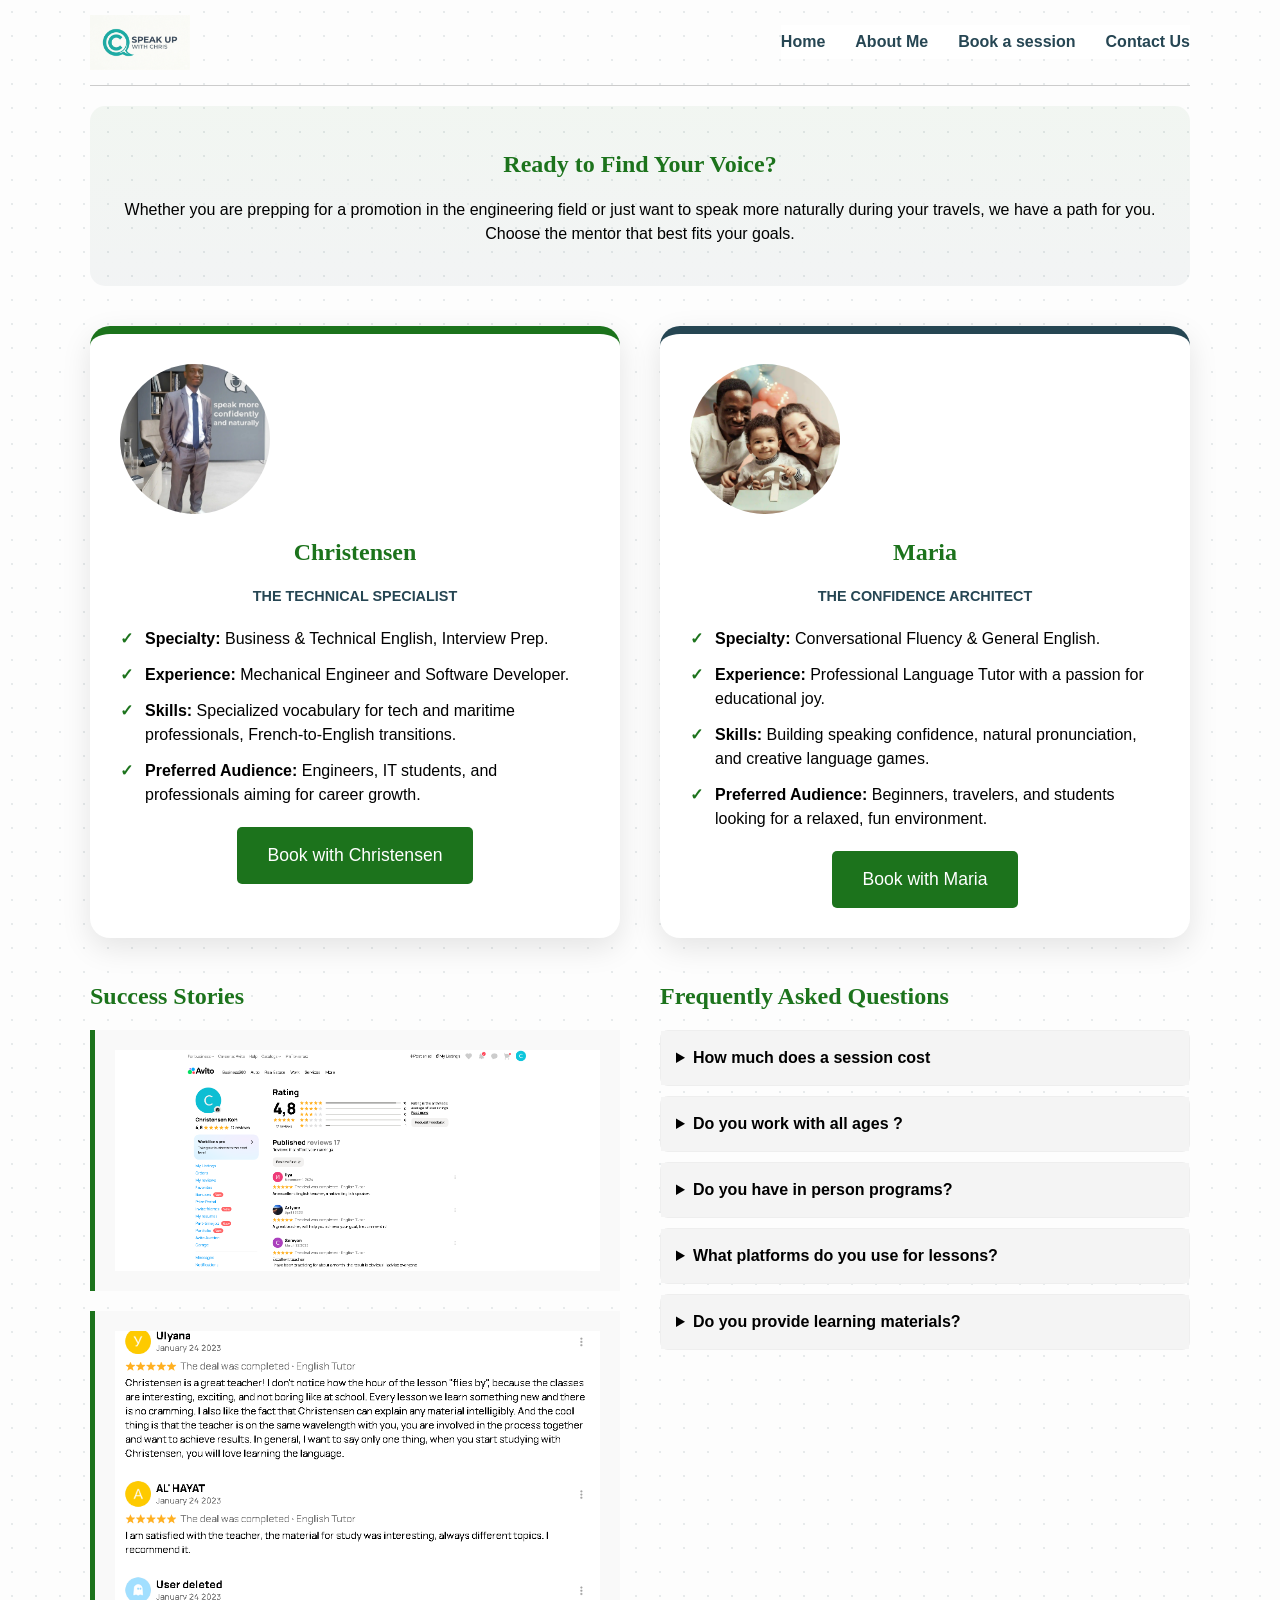
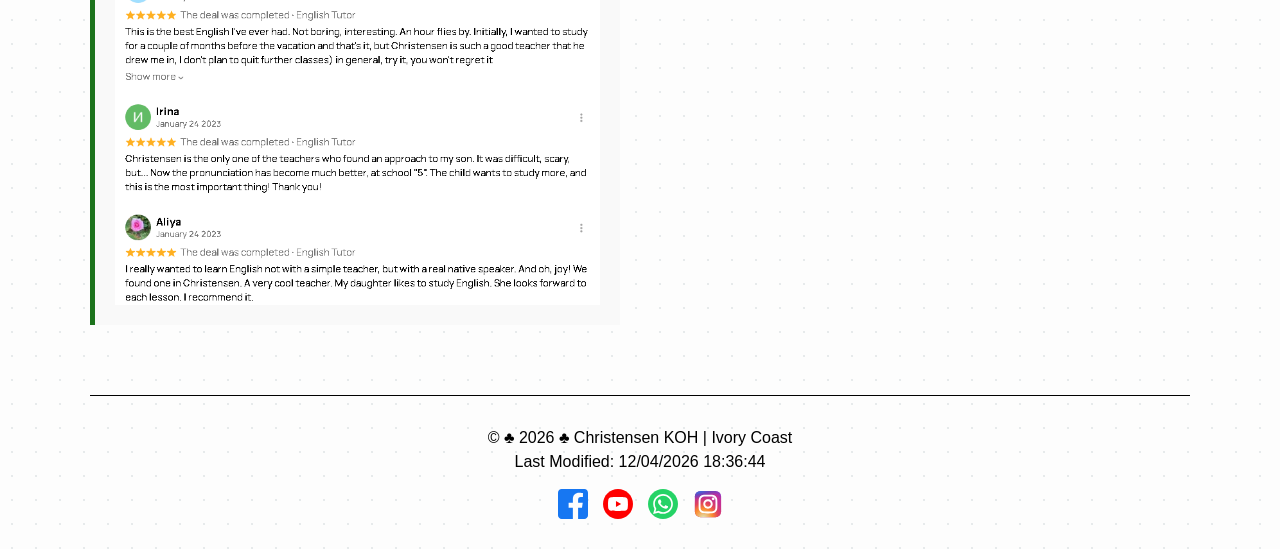
<file: project/book.html>
<!DOCTYPE html>
<html lang="en">

<head>
    <meta charset="UTF-8">
    <meta name="viewport" content="width=device-width, initial-scale=1.0">
    <meta name="description"
        content=" Improve your English fluency with Speak up with Chris. Book personalized, conversational English lessons and access custom learning resources online.">
    <meta name="author" content=" Christensen KOH">
    <title>Speak up with Chris | English Tutoring</title>
    <link rel="stylesheet" href="styles/style.css">
    <link rel="preconnect" href="https://fonts.googleapis.com">
    <link rel="preconnect" href="https://fonts.gstatic.com" crossorigin>
    <link href="https://fonts.googleapis.com/css2?family=Montserrat:wght@600&family=Open+Sans:wght@400;600&display=swap"
        rel="stylesheet">
    <script src="scripts/script.js" defer></script>
</head>

<body>

    <header>
        <img src="images/logo.webp" loading="lazy" alt="Speak up logo">
        <button id="menu" aria-label="Main Menu">☰</button>
        <nav class="nav">
            <ol>
                <li><a href="index.html">Home</a></li>
                <li><a href="about.html">About Me</a></li>
                <li><a href="book.html">Book a session</a></li>
                <li><a href="contact.html">Contact Us</a></li>
            </ol>
        </nav>
    </header>

    <main>
        <section class="booking-welcome">
            <h1>Ready to Find Your Voice?</h1>
            <p>Whether you are prepping for a promotion in the engineering field or just want to speak more naturally
                during
                your travels, we have a path for you. Choose the mentor that best fits your goals.</p>
        </section>

        <section class="mentor-grid">
            <div class="mentor-card">
                <img src="images/profile.webp" loading="lazy" alt="Christensen KOH">
                <h2>Christensen</h2>
                <p class="tagline">The Technical Specialist</p>
                <ul>
                    <li><strong>Specialty:</strong> Business & Technical English, Interview Prep.</li>
                    <li><strong>Experience:</strong> Mechanical Engineer and Software Developer.</li>
                    <li><strong>Skills:</strong> Specialized vocabulary for tech and maritime professionals,
                        French-to-English
                        transitions.</li>
                    <li><strong>Preferred Audience:</strong> Engineers, IT students, and professionals aiming for career
                        growth.
                    </li>
                </ul>
                <a href="booking-form.html?tutor=Christensen" class="cta-button">Book with Christensen</a>
            </div>

            <div class="mentor-card">
                <img src="images/mifa.webp" loading="lazy" alt="Maria KOH">
                <h2>Maria</h2>
                <p class="tagline">The Confidence Architect</p>
                <ul>
                    <li><strong>Specialty:</strong> Conversational Fluency & General English.</li>
                    <li><strong>Experience:</strong> Professional Language Tutor with a passion for educational joy.
                    </li>
                    <li><strong>Skills:</strong> Building speaking confidence, natural pronunciation, and creative
                        language
                        games.</li>
                    <li><strong>Preferred Audience:</strong> Beginners, travelers, and students looking for a relaxed,
                        fun
                        environment.</li>
                </ul>
                <a href="booking-form.html?tutor=Maria" class="cta-button">Book with Maria</a>
            </div>
        </section>

        <section class="social-proof">
            <div class="reviews-container">
                <h2>Success Stories</h2>
                <div class="review-item">
                    <img src="images/avito-review-1.png" loading="lazy" alt="Reviews of Christensen on Avito">
                </div>
                <div class="review-item">
                    <img src="images/avito-review-2.png" loading="lazy" alt="Reviews of Christensen on Avito 2">
                </div>
            </div>

            <div class="faq-container">
                <h2>Frequently Asked Questions</h2>

                <details>
                    <summary>How much does a session cost</summary>
                    <p>An individual session costs 20$/h while a group session costs 10$/h</p>
                </details>
                <details>
                    <summary>Do you work with all ages ?</summary>
                    <p>Although we accept students of all ages, Christensen has more experience working with teenagers and adults while Maria works more with children</p>
                </details>
                <details>
                    <summary>Do you have in person programs?</summary>
                    <p>We work both online and in person. You are welcome to visit our office in Abidjan, plateau, cite administrative</p>
                </details>
                <details>
                    <summary>What platforms do you use for lessons?</summary>
                    <p>We primarily use Zoom and Google Meet, but we can accommodate other platforms if needed.</p>
                </details>
                <details>
                    <summary>Do you provide learning materials?</summary>
                    <p>Yes! We provide custom-made slides, vocabulary lists, and interactive tools tailored to your
                        specific
                        focus area.</p>
                </details>
            </div>
        </section>
    </main>

    <footer>
        <p>&copy; &#9827; <span id="current-year">2026</span> &#9827; Christensen KOH | Ivory Coast</p>
        <p><span id="lastModified">Last Modified: </span></p>
        <nav class="socialmedia">
            <a href="https://www.facebook.com/share/1C8kSKyYR3/">
                <img src="images/facebook-square.svg" loading="lazy" alt="Contact us on Facebook">
            </a>

            <a href="https://youtube.com/@speakupwithchris?si=g4VvS9MkQFQYVb50">
                <img src="images/youtube.svg" loading="lazy" alt="Visit our youtube channel">

            </a>
            <a href="https://WA.me/79528366025">
                <img src="images/whatsapp.svg" loading="lazy" alt="Contact us on Whatsapp">
            </a>

            <a href="https://www.instagram.com/chris2dios?igsh=YTR2MGM5dmRsa3p5">
                <img src="images/instagram.svg" loading="lazy" alt="Contact us on Instagram">
            </a>
        </nav>
    </footer>

</body>

</html>
</file>
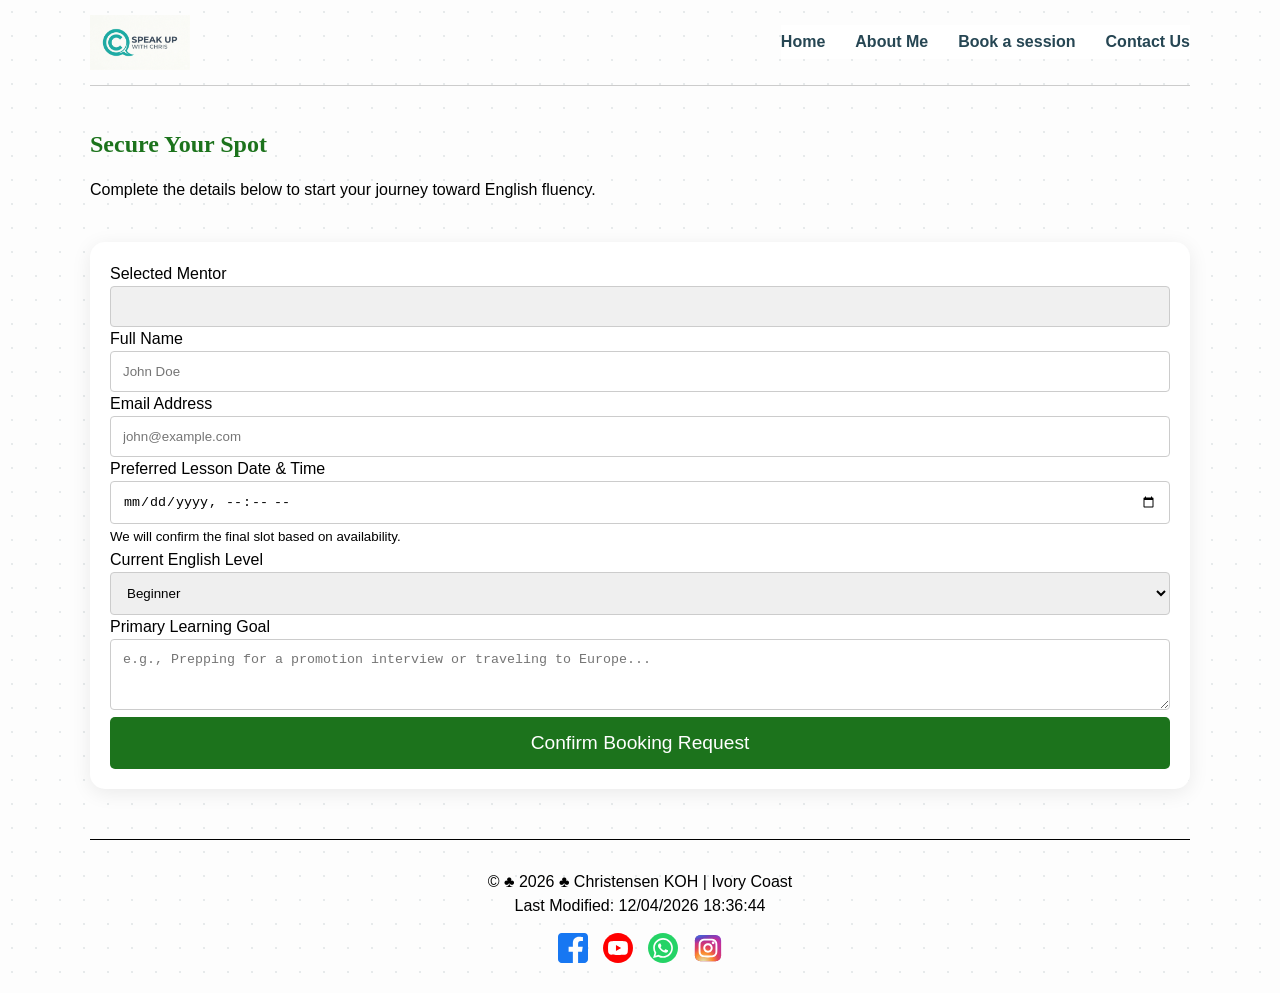
<file: project/booking-form.html>
<!DOCTYPE html>
<html lang="en">

<head>
    <meta charset="UTF-8">
    <meta name="viewport" content="width=device-width, initial-scale=1.0">
    <meta name="description"
        content=" Improve your English fluency with Speak up with Chris. Book personalized, conversational English lessons and access custom learning resources online.">
    <meta name="author" content=" Christensen KOH">
    <title>Speak up with Chris | Language Tutoring</title>
    <link rel="stylesheet" href="styles/style.css">
    <link rel="preconnect" href="https://fonts.googleapis.com">
    <link rel="preconnect" href="https://fonts.gstatic.com" crossorigin>
    <link href="https://fonts.googleapis.com/css2?family=Montserrat:wght@600&family=Open+Sans:wght@400;600&display=swap"
        rel="stylesheet">
    <script src="scripts/script.js" defer></script>
</head>

<body>

    <header>
        <img src="images/logo.webp" loading="lazy" alt="Speak up logo">
        <button id="menu" aria-label="Main Menu">☰</button>
        <nav class="nav">
            <ol>
                <li><a href="index.html">Home</a></li>
                <li><a href="about.html">About Me</a></li>
                <li><a href="book.html">Book a session</a></li>
                <li><a href="contact.html">Contact Us</a></li>
            </ol>
        </nav>
    </header>

    <main class="booking-container">
        <section class="form-header">
            <h1>Secure Your Spot</h1>
            <p>Complete the details below to start your journey toward English fluency.</p>
        </section>

        <form id="lesson-booking-form" action="confirmation.html" method="get" class="styled-form">
            <div class="form-section">
                <label for="tutor-display">Selected Mentor</label>
                <input type="text" id="tutor-display" name="tutor" readonly class="readonly-input">
            </div>

            <div class="form-grid">
                <div class="form-group">
                    <label for="student-name">Full Name</label>
                    <input type="text" id="student-name" name="name" placeholder="John Doe" required>
                </div>
                <div class="form-group">
                    <label for="student-email">Email Address</label>
                    <input type="email" id="student-email" name="email" placeholder="john@example.com" required>
                </div>
            </div>

            <div class="form-section">
                <label for="lesson-date">Preferred Lesson Date & Time</label>
                <input type="datetime-local" id="lesson-date" name="lesson-time" required>
                <small>We will confirm the final slot based on availability.</small>
            </div>

            <div class="form-section">
                <label for="english-level">Current English Level</label>
                <select id="english-level" name="level">
                    <option value="beginner">Beginner</option>
                    <option value="intermediate">Intermediate</option>
                    <option value="advanced">Advanced</option>
                </select>
            </div>

            <div class="form-section">
                <label for="goal">Primary Learning Goal</label>
                <textarea id="goal" name="goal" rows="3"
                    placeholder="e.g., Prepping for a promotion interview or traveling to Europe..."
                    required></textarea>
            </div>

            <button type="submit" class="cta-button">Confirm Booking Request</button>
        </form>
    </main>

    <footer>
        <p>&copy; &#9827; <span id="current-year">2026</span> &#9827; Christensen KOH | Ivory Coast</p>
        <p><span id="lastModified">Last Modified: </span></p>
        <nav class="socialmedia">
            <a href="https://www.facebook.com/share/1C8kSKyYR3/">
                <img src="images/facebook-square.svg" loading="lazy" alt="Contact us on Facebook">
            </a>

            <a href="https://youtube.com/@speakupwithchris?si=g4VvS9MkQFQYVb50">
                <img src="images/youtube.svg" loading="lazy" alt="Visit our youtube channel">

            </a>
            <a href="https://WA.me/79528366025">
                <img src="images/whatsapp.svg" loading="lazy" alt="Contact us on Whatsapp">
            </a>

            <a href="https://www.instagram.com/chris2dios?igsh=YTR2MGM5dmRsa3p5">
                <img src="images/instagram.svg" loading="lazy" alt="Contact us on Instagram">
            </a>
        </nav>
    </footer>

</body>

</html>
</file>
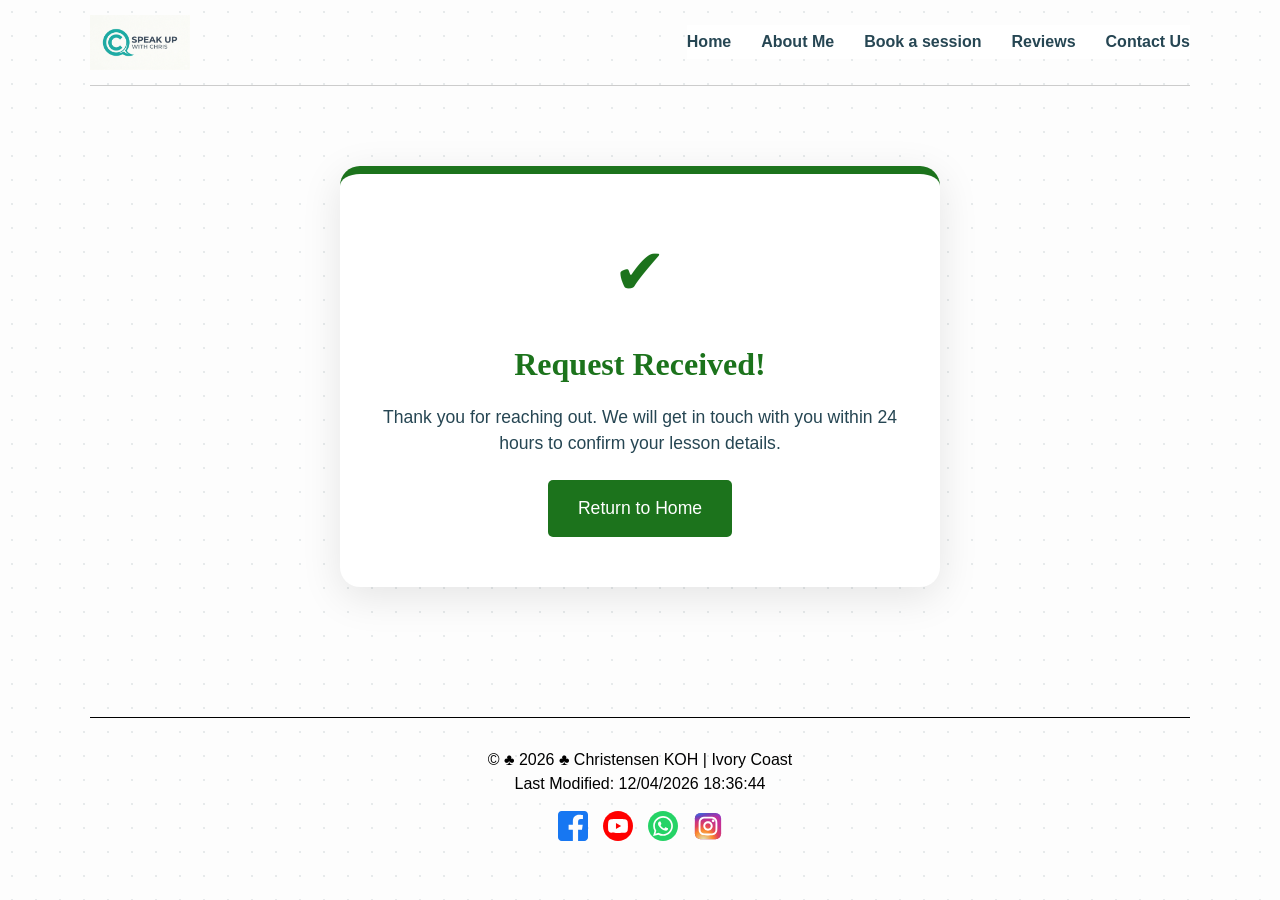
<file: project/confirmation.html>
<!DOCTYPE html>
<html lang="en">

<head>
    <meta charset="UTF-8">
    <meta name="viewport" content="width=device-width, initial-scale=1.0">
    <title>Booking Confirmed | Speak up with Chris</title>
    <link rel="stylesheet" href="styles/style.css">
    <script src="scripts/script.js" defer></script>
</head>

<body>
    <header>
        <img src="images/logo.webp" loading="lazy" alt="Speak up logo">
        <button id="menu" aria-label="Main Menu">☰</button>
        <nav class="nav">
            <ol>
                <li><a href="index.html">Home</a></li>
                <li><a href="about.html">About Me</a></li>
                <li><a href="book.html">Book a session</a></li>
                <li><a href="review.html">Reviews</a></li>
                <li><a href="contact.html">Contact Us</a></li>
            </ol>
        </nav>
    </header>

    <main class="confirmation-container">
        <div class="success-card">
            <div class="success-icon">✔</div>
            <h1>Request Received!</h1>
            <p>Thank you for reaching out. We will get in touch with you within 24 hours to confirm your lesson details.
            </p>

            <div class="confirmation-cta">
                <br>
                <a href="index.html" class="cta-button">Return to Home</a>
            </div>
        </div>
    </main>

    <footer>
        <p>&copy; &#9827; <span id="current-year">2026</span> &#9827; Christensen KOH | Ivory Coast</p>
        <p><span id="lastModified">Last Modified: </span></p>
        <nav class="socialmedia">
            <a href="https://www.facebook.com/share/1C8kSKyYR3/">
                <img src="images/facebook-square.svg" loading="lazy" alt="Contact us on Facebook">
            </a>
        
            <a href="https://youtube.com/@speakupwithchris?si=g4VvS9MkQFQYVb50">
                <img src="images/youtube.svg" loading="lazy" alt="Visit our youtube channel">
        
            </a>
            <a href="https://WA.me/79528366025">
                <img src="images/whatsapp.svg" loading="lazy" alt="Contact us on Whatsapp">
            </a>
        
            <a href="https://www.instagram.com/chris2dios?igsh=YTR2MGM5dmRsa3p5">
                <img src="images/instagram.svg" loading="lazy" alt="Contact us on Instagram">
    </footer>
</body>

</html>
</file>
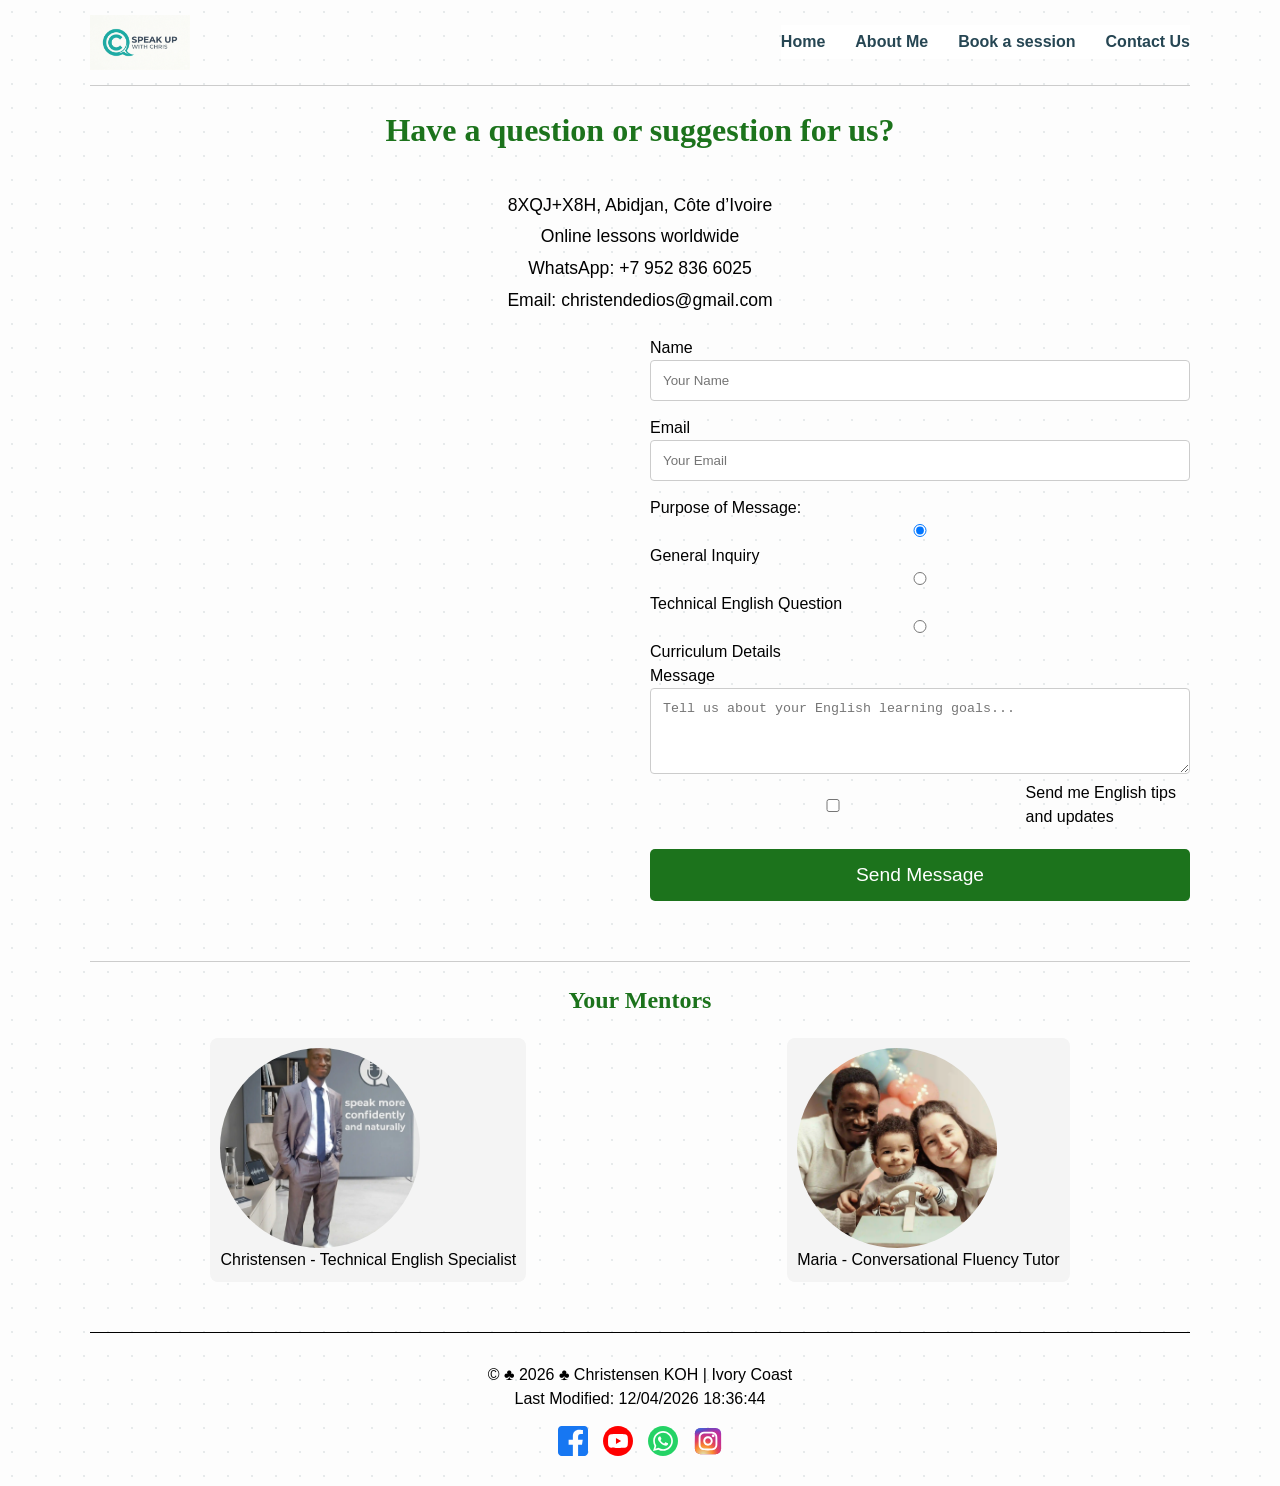
<file: project/contact.html>
<!DOCTYPE html>
<html lang="en">

<head>
    <meta charset="UTF-8">
    <meta name="viewport" content="width=device-width, initial-scale=1.0">
    <meta name="description"
        content="Contact Speak up with Chris for personalized English tutoring. Whether you need technical English or conversational practice, we are here to help.">
    <meta name="author" content="Christensen KOH">
    <title>Contact Us | Speak up with Chris</title>
    <link rel="stylesheet" href="styles/style.css">
    <link rel="preconnect" href="https://fonts.googleapis.com">
    <link rel="preconnect" href="https://fonts.gstatic.com" crossorigin>
    <link href="https://fonts.googleapis.com/css2?family=Montserrat:wght@600&family=Open+Sans:wght@400;600&display=swap"
        rel="stylesheet">
    <script src="scripts/script.js" defer></script>
</head>

<body>

    <header>
        <img src="images/logo.webp" loading="lazy" alt="Speak up logo">
        <button id="menu" aria-label="Main Menu">☰</button>
        <nav class="nav">
            <ol>
                <li><a href="index.html">Home</a></li>
                <li><a href="about.html">About Me</a></li>
                <li><a href="book.html">Book a session</a></li>
                <li><a href="contact.html">Contact Us</a></li>
            </ol>
        </nav>
    </header>

    <main>
        <div class="company-header">
            <h1>Have a question or suggestion for us?</h1>
            <div class="company-info">
                <address>
                    8XQJ+X8H, Abidjan, Côte d’Ivoire<br>
                    Online lessons worldwide<br>
                    WhatsApp: +7 952 836 6025<br>
                    Email: christendedios@gmail.com
                </address>
            </div>
        </div>

        <div class="contact-grid">
            <div class="map">
                <iframe
                    src="https://www.google.com/maps/embed?pb=!1m18!1m12!1m3!1d3972.502825327143!2d-4.0217009242878445!3d5.339931894638667!2m3!1f0!2f0!3f0!3m2!1i1024!2i768!4f13.1!3m3!1m2!1s0xfc1ebd5efd93b5f%3A0x82bcf54193827db4!2sPlateau%20cit%20administratives!5e0!3m2!1sen!2slt!4v1775952498654!5m2!1sen!2slt"
                    width="400" height="300" allowfullscreen="" loading="lazy"
                    referrerpolicy="no-referrer-when-downgrade"></iframe>
            </div>

            <form action="#" method="get" id="contact-form">
                <div class="form-row">
                    <label for="name">Name</label>
                    <input type="text" id="name" name="name" placeholder="Your Name" required>
                </div>

                <div class="form-row">
                    <label for="email">Email</label>
                    <input type="email" id="email" name="email" placeholder="Your Email" required>
                </div>

                <p>Purpose of Message:</p>
                <div class="radio-group">
                    <label><input type="radio" id="general" name="purpose" value="general" checked>
                        General Inquiry</label>
                    <label><input type="radio" id="technical" name="purpose" value="technical">
                        Technical English Question</label>
                    <label><input type="radio" id="curriculum" name="purpose" value="curriculum">
                        Curriculum Details</label>
                </div>

                <label for="message">Message</label>
                <textarea name="message" id="message" rows="4"
                    placeholder="Tell us about your English learning goals..." required></textarea>

                <label class="checkbox-label">
                    <input type="checkbox" id="newsletter" name="newsletter"> Send me English tips and updates </label>

                <button type="submit">Send Message</button>
            </form>
            <div id="contact-confirmation"></div>
        </div>

        <section class="employees">
            <h2>Your Mentors</h2>
            <div class="employee-grid">
                <figure>
                    <img src="images/profile.webp" loading="lazy" alt="Christensen KOH">
                    <figcaption>Christensen - Technical English Specialist</figcaption>
                </figure>
                <figure>
                    <img src="images/mifa.webp" loading="lazy" alt="Maria KOH">
                    <figcaption>Maria - Conversational Fluency Tutor</figcaption>
                </figure>
            </div>
        </section>
    </main>

    <footer>
        <p>© ♣ <span id="current-year">2026</span> ♣ Christensen KOH | Ivory Coast</p>
        <p><span id="lastModified">Last Modified: </span></p>
        <nav class="socialmedia">
            <a href="https://www.facebook.com/share/1C8kSKyYR3/">
                <img src="images/facebook-square.svg" loading="lazy" alt="Facebook">
            </a>
            <a href="https://youtube.com/@speakupwithchris">
                <img src="images/youtube.svg" loading="lazy" alt="YouTube">
            </a>
            <a href="https://WA.me/79528366025">
                <img src="images/whatsapp.svg" loading="lazy" alt="WhatsApp">
            </a>

            <a href="https://www.instagram.com/chris2dios">
                <img src="images/instagram.svg" loading="lazy" alt="Instagram">
            </a>
        </nav>
    </footer>
</body>

</html>
</file>
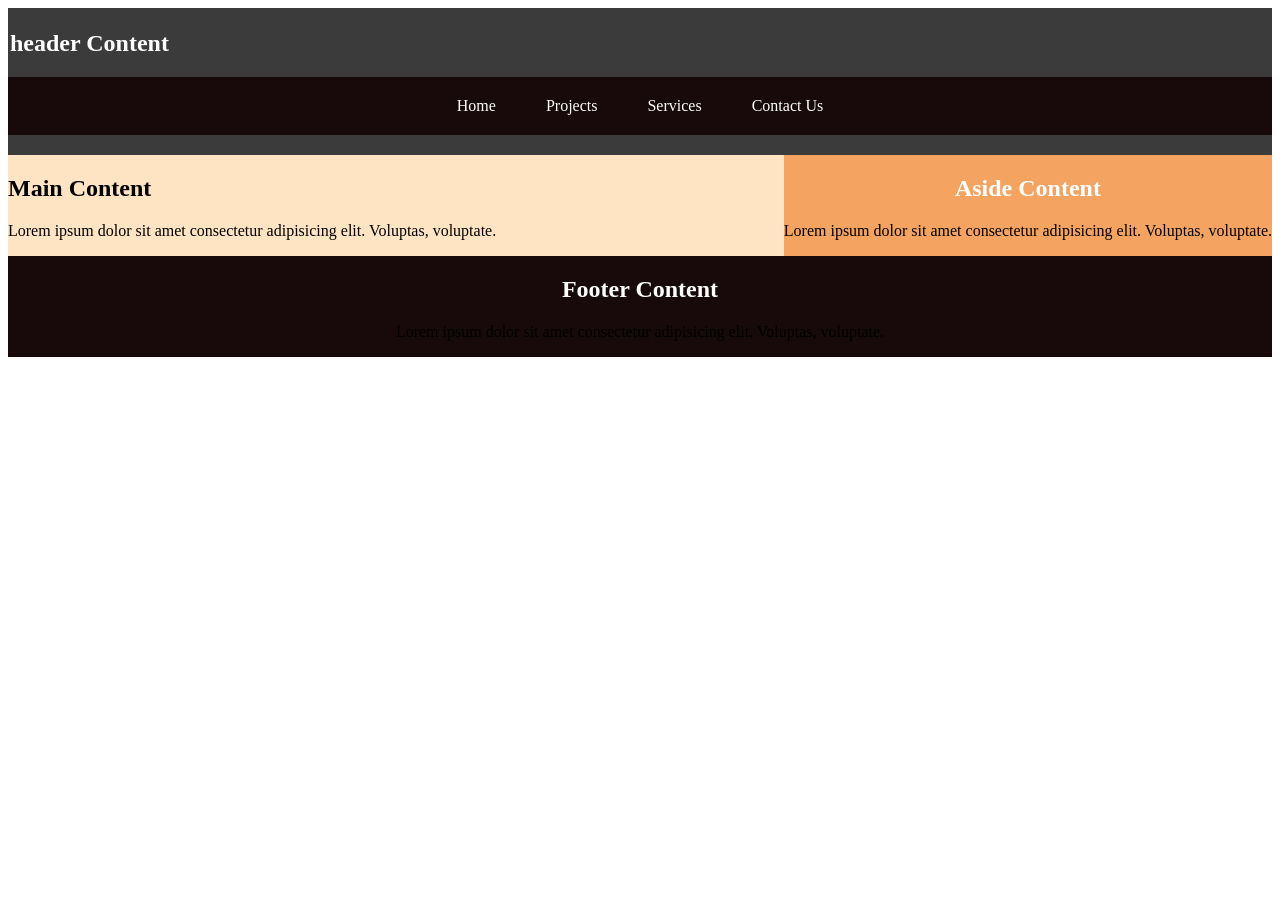
<file: week01/basic-layout.html>
<!DOCTYPE html>
<html lang="en">

<head>
    <meta charset="UTF-8">
    <meta name="viewport" content="width=device-width, initial-scale=1.0">
    <title>Christensen KOH | WDD 131</title>
    <link rel="stylesheet" href="styles/layout.css">
</head>

<body>

    <header>
        <h2>header Content</h2>

        <ul>
            <li>Home</li>
            <li>Projects</li>
            <li>Services</li>
            <li>Contact Us</li>
        </ul>

    </header>
    <main>

        <div class="main-content">
            <h2>Main Content</h2>
            <p>Lorem ipsum dolor sit amet consectetur adipisicing elit. Voluptas, voluptate.</p>
        </div>

    </main>

    <aside>
        <h2>Aside Content</h2>
        <p>Lorem ipsum dolor sit amet consectetur adipisicing elit. Voluptas, voluptate.</p>

    </aside>

    <footer>
        <h2>Footer Content</h2>
        <p>Lorem ipsum dolor sit amet consectetur adipisicing elit. Voluptas, voluptate.</p>

    </footer>
</body>

</html>
</file>
<file: styles/base.css>
:root {
    --primary-color: #1e4d6b;
    --secondary-color: #f0f2f5;
    --border-color: #ddd;
    --text-color: #333;
    --accent-color: #cc0000;
    --success-color: #27ae60;
    --input-border: #bbb;
    --focus-color: #3498db;
}

body {
    font-family: "Roboto", sans-serif;
    font-weight: 400;
    font-style: italic;
    background-color: white;
}

header {
    padding-bottom: 2px;
    text-align: center;
}

h1 {
    font-weight: 100;
    font-size: 2.5em;
    color: #222;
    margin-bottom: 10px;

}

#course-title {
    display: block;
    background-color: rgb(17, 17, 77);
    color: white;
    padding: 30px;
    text-align: center;
}

nav ul {
    display: flex;
    justify-content: space-evenly;
    list-style-type: none;
    padding: 20px;
    margin: 0;
    background-color: #1e4d6b;
    color: white;
}

nav a:hover {
    color: white;
    text-decoration: overline;
    background-color: black;
    padding: 5px 10px;
}

main {
    display: grid;
    grid-template-columns: 2fr 1fr;
    gap: 20px;
    max-width: 1200px;
    margin: auto;
}

.card {
    display: flex;
    flex-direction: column;
    background: white;
    border: 1px solid var(--border-color);
    border-radius: 8px;
    box-shadow: 0 2px 5px rgba(0, 0, 0, 0.05);

}

.card-header {
    background-color: var(--primary-color);
    padding: 15px;
    color: white;
    text-align: center;
    font-size: 1.1em;
    font-weight: bold;
}

.card-body {
    padding: 15px;
    flex-grow: 1;
}

.my-bio {
    display: flex;
    margin-bottom: 20px;
    gap: 20px;
    align-items: flex-start;
}

.profile-image {
    float: right;
    width: 150px;
    height: 150px;
    border-radius: 4px;
    border: 1px solid var(--border-color);
}

hr {
    border: 0;
    border-top: 1px solid #eee;
    margin: 10px 0;
}

.country-title {
    text-align: center;
    margin-bottom: 5px;
    font-weight: bold;
    color: #222;
}

.my-country {
    display: flex;
    gap: 20px;
    align-items: flex-start;
}

.flag-wrapper {
    flex-shrink: 0;
    text-align: center;
    width: 140px;
}

.flag-image {
    width: 100%;
    border: 1px solid #ccc;
    border-radius: 4px;
    margin-bottom: 4px;
}

.fig-caption {
    font-style: italic;
    font-size: 0.8em;
    color: #666
}

.country-info {
    flex: 1;
    font-size: 0.95em;
}

.list {
    padding-left: 10px;
    list-style-type: none;
}

.list li {
    margin-bottom: 10px;
}

.list a {
    color: var(--primary-color);
    text-decoration: underline;
    font-size: 0.95em;
}

.list a:hover {
    color: white;
    text-decoration: overline;
    background-color: black;
    padding: 5px;
}

footer {
    display: block;
    background-color: rgb(17, 17, 77);
    color: white;
    padding: 10px;
    text-align: center;
}
</file>
<file: project/styles/style.css>
:root {
    --primary-color: #1c731c;
    --accent1-color: #264653;
    --heading-font: "Times New Roman", "Georgia", serif;
    --body-font: Arial, Helvetica, sans-serif;
}

* {
    margin: 0;
    padding: 0;
    box-sizing: border-box;
}

body {
    font-family: var(--body-font);
    line-height: 1.5;
    background-color: #fdfdfd;
    background-image: radial-gradient(rgba(38, 70, 83, 0.1) 1px, transparent 1px);
    background-size: 24px 24px;
}

header,
main,
footer {
    max-width: 1100px;
    width: 95%;
    margin: 0 auto;
}

img {
    max-width: 100%;
    height: auto;
    display: block;
}

header {
    display: flex;
    justify-content: space-between;
    align-items: center;
    padding: 15px 0;
    border-bottom: 1px solid #ccc;
    position: relative;
}

header img {
    width: 100px;
}

#menu {
    font-size: 2rem;
    background: none;
    border: none;
    color: var(--primary-color);
    cursor: pointer;
    display: block;
    padding: 5px;
}

.nav {
    display: none;
    position: absolute;
    top: 100%;
    left: 0;
    width: 100%;
    background-color: #ffffff;
    box-shadow: 0 5px 10px rgba(0, 0, 0, 0.1);
    z-index: 1000;
}

.nav.show {
    display: block;
}

.nav ol {
    list-style: none;
    display: flex;
    flex-direction: column;
    gap: 0;
}

.nav a {
    display: block;
    padding: 15px 20px;
    text-decoration: none;
    color: var(--accent1-color);
    font-weight: bold;
    border-bottom: 1px solid #eee;
    text-align: center;
}

.nav a:hover {
    background-color: #f9f9f9;
    color: var(--primary-color);
}

h1,
h2,
h3 {
    font-family: var(--heading-font);
    color: var(--primary-color);
    margin-bottom: 1rem;
}

section {
    margin: 40px 0;
}

.cta-button {
    background-color: var(--primary-color);
    color: white;
    padding: 15px 30px;
    text-decoration: none;
    font-size: 1.1rem;
    border-radius: 5px;
    transition: background-color 0.3s;
    display: inline-block;
}

.cta-button:hover {
    background-color: #145214;
}

.newsletter {
    background-color: #f4f4f4;
    padding: 40px 20px;
    text-align: center;
    border: 1px solid #ccc;
    margin: 40px auto;
    max-width: 600px;
}

.newsletter h2 {
    color: var(--accent1-color);
}

.newsletter button {
    width: auto;
    margin-top: 15px;
}

.hero {
    position: relative;
    text-align: center;
}

.hero img {
    display: block;
}

.hero article {
    position: relative;
    width: 100%;
    bottom: 0;
    background: rgba(203, 215, 225, 0.9);
    color: black;
    padding: 1rem;
    display: flex;
    align-items: center;
    gap: 20px;
}

.hero-msg {
    margin: 20px 0;
}

.history h2 {
    text-align: center;
    background-color: transparent;
    color: var(--primary-color);
    margin-bottom: 1rem;
}

.history-content {
    display: grid;
    grid-template-columns: 1fr;
    gap: 20px;
    align-items: center;
}

.adventure h2 {
    text-align: center;
    margin-bottom: 1rem;
}

.features-grid,
.adventure-grid,
.trip-descriptions,
.contact-grid {
    display: grid;
    grid-template-columns: 1fr;
    gap: 20px;
}

.company-header h1 {
    text-align: center;
    padding: 20px;
}

.company-info address {
    font-style: normal;
    line-height: 1.8;
    margin-bottom: 20px;
    font-size: 1.1rem;
    text-align: center;
}

.map iframe {
    width: 100%;
    max-width: 350px;
    border: none;
    margin: 0 auto;
    display: block;
}

.form-row {
    display: flex;
    flex-direction: column;
    margin-bottom: 15px;
}

form input,
form textarea,
form select {
    width: 100%;
    padding: 12px;
    border: 1px solid #ccc;
    border-radius: 4px;
}

.checkbox-label {
    display: flex;
    align-items: center;
    gap: 10px;
    margin-bottom: 20px;
}

button[type="submit"] {
    background-color: var(--primary-color);
    color: white;
    padding: 15px 30px;
    border: none;
    border-radius: 5px;
    font-size: 1.2rem;
    cursor: pointer;
    width: 100%;
    transition: background-color 0.3s ease;
}

button[type="submit"]:hover {
    background-color: var(--accent1-color);
}

.employee-grid {
    display: flex;
    flex-direction: column;
    align-items: center;
    gap: 20px;
}

.employee-grid figure {
    background-color: #f4f4f4;
    padding: 10px;
    border-radius: 8px;
    text-align: center;
}

.employee-grid img {
    height: 200px;
    width: 200px;
    object-fit: cover;
    border-radius: 50%;
}

.employees h2 {
    text-align: center;
    margin-bottom: 20px;
    border-top: 1px solid #ccc;
    padding-top: 20px;
}

footer {
    border-top: 1px solid #000;
    text-align: center;
    padding: 30px 0;
    margin-top: 50px;
}

.socialmedia {
    display: flex;
    justify-content: center;
    gap: 15px;
    margin-top: 15px;
}

.socialmedia img {
    width: 30px;
}


.booking-welcome {
    text-align: center;
    padding: 40px 20px;
    background: linear-gradient(rgba(28, 115, 28, 0.05), rgba(38, 70, 83, 0.05));
    border-radius: 15px;
    margin: 20px auto;
}

.mentor-grid {
    display: grid;
    grid-template-columns: 1fr;
    gap: 40px;
    margin: 40px 0;
}

.mentor-card {
    background: white;
    border-radius: 20px;
    padding: 30px;
    text-align: center;
    box-shadow: 0 10px 30px rgba(0, 0, 0, 0.1);
    border-top: 8px solid var(--primary-color);
}

.mentor-card:nth-child(2) {
    border-top-color: var(--accent1-color);
}

.mentor-card img {
    width: 150px;
    height: 150px;
    border-radius: 50%;
    object-fit: cover;
    margin-bottom: 20px;
}

.tagline {
    font-weight: bold;
    color: var(--accent1-color);
    text-transform: uppercase;
    font-size: 0.9rem;
    margin-bottom: 20px;
    display: block;
}

.mentor-card ul {
    list-style: none;
    text-align: left;
    margin: 20px 0;
    padding: 0;
}

.mentor-card li {
    margin-bottom: 12px;
    position: relative;
    padding-left: 25px;
}

.mentor-card li::before {
    content: "✓";
    position: absolute;
    left: 0;
    color: var(--primary-color);
    font-weight: bold;
}

.social-proof {
    display: grid;
    grid-template-columns: 1fr;
    gap: 40px;
    margin: 40px 0;
}

.review-item {
    background: #f9f9f9;
    padding: 20px;
    border-left: 5px solid var(--primary-color);
    margin-bottom: 20px;
}

.faq-container details {
    background: white;
    border: 1px solid #eee;
    margin-bottom: 10px;
    border-radius: 8px;
}

.faq-container summary {
    padding: 15px;
    font-weight: bold;
    cursor: pointer;
    background: #f4f4f4;
}

.faq-container details p {
    padding: 15px;
    margin: 0;
}

/* Booking Form Inputs */
.styled-form {
    background: #ffffff;
    padding: 20px;
    border-radius: 15px;
    box-shadow: 0 4px 20px rgba(0, 0, 0, 0.08);
}

.readonly-input {
    background-color: #f0f0f0;
    color: var(--accent1-color);
    font-weight: bold;
    cursor: not-allowed;
}


@media screen and (min-width: 768px) {

    #menu {
        display: none;
    }

    .nav {
        display: block;
        position: static;
        width: auto;
        box-shadow: none;
    }

    .nav ol {
        flex-direction: row;
        gap: 30px;
    }

    .nav a {
        border-bottom: none;
        padding: 5px 0;
    }

    .features-grid,
    .adventure-grid,
    .trip-descriptions {
        grid-template-columns: repeat(3, 1fr);
    }

    .history-content {
        grid-template-columns: 2fr 1fr 2fr;
    }

    .contact-grid,
    .social-proof {
        grid-template-columns: 1fr 1fr;
    }

    .employee-grid {
        flex-direction: row;
        justify-content: space-around;
    }

    .mentor-grid {
        grid-template-columns: repeat(2, 1fr);
    }
}

/*Confirmation */
.confirmation-container {
    padding: 80px 20px;
    text-align: center;
}

.success-card {
    background: white;
    max-width: 600px;
    margin: 0 auto;
    padding: 50px 30px;
    border-radius: 20px;
    box-shadow: 0 10px 40px rgba(0, 0, 0, 0.1);
    border-top: 8px solid var(--primary-color);
}

.success-icon {
    font-size: 4rem;
    color: var(--primary-color);
    margin-bottom: 20px;
}

.success-card p {
    font-size: 1.1rem;
    margin-top: 15px;
    color: var(--accent1-color);
}
</file>
<file: styles/form.css>
/* Form CSS - Responsive Design */

/* Main Form Container */
.form-container,
.confirmation-container {
    max-width: 600px;
    margin: 2rem auto;
    padding: 0 1rem;
}

.form-container h2,
.confirmation-container h2 {
    color: var(--primary-color);
    text-align: center;
    margin-bottom: 0.5rem;
    font-size: 1.8rem;
}

.form-intro {
    text-align: center;
    color: #666;
    margin-bottom: 2rem;
    font-size: 0.95rem;
}

/* Form Group - Controls spacing and alignment */
.form-group {
    margin-bottom: 1.5rem;
    display: flex;
    flex-direction: column;
}

.form-group label {
    font-weight: 700;
    margin-bottom: 0.5rem;
    color: var(--text-color);
    font-size: 0.95rem;
}

.form-group fieldset {
    border: none;
    padding: 0;
    margin: 0;
}

.form-group legend {
    font-weight: 700;
    color: var(--text-color);
    margin-bottom: 0.75rem;
    padding: 0;
    font-size: 0.95rem;
}

.required {
    color: var(--accent-color);
    font-weight: bold;
}

.note {
    color: #999;
    font-weight: normal;
    font-size: 0.85rem;
}

/* Select Input */
.form-group select {
    padding: 0.75rem;
    border: 1px solid var(--input-border);
    border-radius: 4px;
    font-size: 1rem;
    font-family: inherit;
    background-color: white;
    color: var(--text-color);
    cursor: pointer;
    transition: border-color 0.3s, box-shadow 0.3s;
}

.form-group select:focus {
    outline: none;
    border-color: var(--focus-color);
    box-shadow: 0 0 0 3px rgba(52, 152, 219, 0.2);
}

/* Text Input */
.form-group input[type="text"],
.form-group input[type="date"] {
    padding: 0.75rem;
    border: 1px solid var(--input-border);
    border-radius: 4px;
    font-size: 1rem;
    font-family: inherit;
    color: var(--text-color);
    background-color: white;
    transition: border-color 0.3s, box-shadow 0.3s;
}

.form-group input[type="text"]:focus,
.form-group input[type="date"]:focus {
    outline: none;
    border-color: var(--focus-color);
    box-shadow: 0 0 0 3px rgba(52, 152, 219, 0.2);
}

/* Textarea */
.form-group textarea {
    padding: 0.75rem;
    border: 1px solid var(--input-border);
    border-radius: 4px;
    font-size: 1rem;
    font-family: inherit;
    color: var(--text-color);
    background-color: white;
    resize: vertical;
    min-height: 120px;
    transition: border-color 0.3s, box-shadow 0.3s;
}

.form-group textarea:focus {
    outline: none;
    border-color: var(--focus-color);
    box-shadow: 0 0 0 3px rgba(52, 152, 219, 0.2);
}

/* Rating Radio Buttons */
.rating-group {
    display: flex;
    flex-direction: column;
    gap: 0.75rem;
}

.rating-option {
    display: flex;
    align-items: center;
}

.rating-option input[type="radio"] {
    margin-right: 0.75rem;
    width: 18px;
    height: 18px;
    cursor: pointer;
    accent-color: var(--primary-color);
}

.rating-option label {
    margin: 0;
    font-weight: 400;
    cursor: pointer;
    display: flex;
    align-items: center;
    gap: 0.5rem;
}

.rating-option label:hover {
    color: var(--focus-color);
}

.star {
    font-size: 1.2rem;
    color: var(--primary-color);
}

/* Checkbox Group */
.checkbox-group {
    display: grid;
    grid-template-columns: 1fr;
    gap: 0.75rem;
}

@media (min-width: 600px) {
    .checkbox-group {
        grid-template-columns: repeat(2, 1fr);
        gap: 1rem;
    }
}

.checkbox-option {
    display: flex;
    align-items: center;
}

.checkbox-option input[type="checkbox"] {
    margin-right: 0.75rem;
    width: 18px;
    height: 18px;
    cursor: pointer;
    accent-color: var(--primary-color);
}

.checkbox-option label {
    margin: 0;
    font-weight: 400;
    cursor: pointer;
}

.checkbox-option label:hover {
    color: var(--focus-color);
}

/* Submit Button Group */
.submit-group {
    margin-top: 2rem;
}

.submit-btn {
    width: 100%;
    padding: 1rem;
    background-color: var(--primary-color);
    color: white;
    border: none;
    border-radius: 4px;
    font-size: 1.05rem;
    font-weight: 700;
    cursor: pointer;
    transition: background-color 0.3s, transform 0.2s;
}

.submit-btn:hover {
    background-color: #163a50;
    transform: translateY(-2px);
    box-shadow: 0 4px 8px rgba(0, 0, 0, 0.2);
}

.submit-btn:active {
    transform: translateY(0);
}

.submit-btn:focus {
    outline: none;
    box-shadow: 0 0 0 3px rgba(30, 77, 107, 0.4);
}

/* Confirmation Page Styles */
.confirmation-message {
    background-color: var(--secondary-color);
    border-radius: 8px;
    padding: 2rem;
    border-left: 5px solid var(--success-color);
}

.confirmation-message h2 {
    color: var(--success-color);
    margin-top: 0;
}

.success-message {
    text-align: center;
    font-size: 1.05rem;
    color: #555;
    margin-bottom: 1.5rem;
}

.review-summary {
    background-color: white;
    border: 1px solid var(--border-color);
    border-radius: 6px;
    padding: 1.5rem;
    margin-bottom: 1.5rem;
}

.review-summary h3 {
    color: var(--primary-color);
    margin-top: 0;
    margin-bottom: 1rem;
    font-size: 1.2rem;
}

.summary-content p {
    margin: 0.5rem 0;
    color: var(--text-color);
}

.summary-content strong {
    color: var(--primary-color);
}

.counter-section {
    background-color: #e8f8f5;
    border: 1px solid var(--success-color);
    border-radius: 6px;
    padding: 1.5rem;
    text-align: center;
    margin-bottom: 1.5rem;
}

.counter-section p {
    margin: 0;
    font-size: 1.1rem;
    color: var(--text-color);
}

.counter-number {
    font-size: 1.8rem;
    font-weight: 700;
    color: var(--success-color);
}

/* Action Buttons */
.actions {
    display: flex;
    flex-direction: column;
    gap: 1rem;
}

@media (min-width: 600px) {
    .actions {
        flex-direction: row;
        justify-content: center;
        gap: 1rem;
    }
}

.btn {
    display: inline-block;
    padding: 0.75rem 1.5rem;
    border-radius: 4px;
    text-decoration: none;
    text-align: center;
    font-weight: 600;
    transition: all 0.3s;
    border: none;
    cursor: pointer;
    font-size: 1rem;
}

.btn-primary {
    background-color: var(--primary-color);
    color: white;
    flex: 1;
}

.btn-primary:hover {
    background-color: #163a50;
    box-shadow: 0 4px 8px rgba(0, 0, 0, 0.2);
}

.btn-secondary {
    background-color: var(--border-color);
    color: var(--text-color);
    flex: 1;
    border: 1px solid var(--input-border);
}

.btn-secondary:hover {
    background-color: #e8e8e8;
    box-shadow: 0 4px 8px rgba(0, 0, 0, 0.1);
}

/* Responsive Design */
@media (max-width: 600px) {

    .form-container,
    .confirmation-container {
        max-width: 100%;
        padding: 0 1rem;
    }

    .form-container h2,
    .confirmation-container h2 {
        font-size: 1.5rem;
    }

    .form-group {
        margin-bottom: 1.25rem;
    }

    .submit-btn,
    .btn {
        font-size: 1rem;
        padding: 0.75rem 1rem;
    }

    .confirmation-message {
        padding: 1.5rem;
    }

    .review-summary {
        padding: 1rem;
    }

    .summary-content p {
        font-size: 0.95rem;
    }
}

/* Large Desktop Screens */
@media (min-width: 900px) {

    .form-container,
    .confirmation-container {
        max-width: 700px;
    }

    .checkbox-group {
        grid-template-columns: repeat(3, 1fr);
    }

    .form-container h2,
    .confirmation-container h2 {
        font-size: 2rem;
    }
}

/* Accessibility */
input:focus-visible,
select:focus-visible,
textarea:focus-visible,
button:focus-visible {
    outline: 2px solid var(--focus-color);
    outline-offset: 2px;
}
</file>
<file: styles/place.css>
/* CSS Variables */
:root {
    --primary-orange: #c54415;
    --primary-white: #FFFFFF;
    --primary-green: #1B4332;
    --accent-gold: #FFD700;
    --text-dark: #2C3E50;
    --text-light: #555555;
    --border-color: #E0E0E0;
    --shadow: 0 2px 8px rgba(0, 0, 0, 0.1);
    --spacing-unit: 1rem;
}

/* Global Styles */
* {
    margin: 0;
    padding: 0;
    box-sizing: border-box;
}

body {
    font-family: 'Segoe UI', Tahoma, Geneva, Verdana, sans-serif;
    line-height: 1.6;
    color: var(--text-dark);
    background-color: #F5F5F5;
}

/* Header */
header {
    background: linear-gradient(135deg, var(--primary-orange) 0%, var(--primary-green) 100%);
    color: var(--primary-white);
    padding: calc(var(--spacing-unit) * 2) var(--spacing-unit);
    text-align: center;
    box-shadow: var(--shadow);
}

header h1 {
    font-size: 2.5rem;
    margin-bottom: 0.5rem;
}

header .subtitle {
    font-size: 1.2rem;
    font-weight: 400;
    opacity: 1;
}

/* Main Content */
main {
    max-width: 1200px;
    margin: 0 auto;
    padding: var(--spacing-unit);
}

/* Hero Section */
.hero {
    margin: calc(var(--spacing-unit) * 2) 0;
    border-radius: 8px;
    overflow: hidden;
    box-shadow: var(--shadow);
}

.hero picture {
    display: block;
}

.hero img {
    width: 100%;
    height: auto;
    display: block;
}

/* Content Grid */
.info-grid {
    display: grid;
    grid-template-columns: 1fr;
    gap: calc(var(--spacing-unit) * 1.5);
    margin: calc(var(--spacing-unit) * 2) 0;
}

/* Card Styles */
.card {
    background-color: var(--primary-white);
    border-left: 4px solid var(--primary-orange);
    padding: calc(var(--spacing-unit) * 1.5);
    border-radius: 4px;
    box-shadow: var(--shadow);
    transition: transform 0.3s ease, box-shadow 0.3s ease;
}

.card:hover {
    transform: translateY(-2px);
    box-shadow: 0 4px 12px rgba(0, 0, 0, 0.15);
}

.card h2 {
    color: var(--primary-green);
    margin-bottom: var(--spacing-unit);
    font-size: 1.5rem;
    border-bottom: 2px solid var(--primary-orange);
    padding-bottom: 0.5rem;
}

.card p {
    color: var(--text-light);
    margin-bottom: var(--spacing-unit);
}

.card ul {
    list-style: none;
    padding-left: 0;
}

.card li {
    padding: 0.5rem 0;
    color: var(--text-light);
    border-bottom: 1px solid var(--border-color);
}

.card li:last-child {
    border-bottom: none;
}

/* Weather Section */
.weather {
    border-left-color: var(--accent-gold);
}

.weather h2::after {
    content: "";
}

.weather-content {
    display: flex;
    gap: var(--spacing-unit);
    margin-bottom: var(--spacing-unit);
    align-items: center;
}

.mobile-weather {
    display: flex;
    align-items: center;
    justify-content: center;
}

.weather-icon {
    width: 80px;
    height: 80px;
    display: none;
}

.weather-stats {
    flex: 1;
}

.weather-stats p {
    margin: 0.5rem 0;
    font-size: 1rem;
}

.wind-chill {
    background-color: #F9F9F9;
    padding: var(--spacing-unit);
    border-radius: 4px;
    border: 1px solid var(--border-color);
}

.wind-chill p {
    margin: 0;
    font-size: 1.1rem;
    font-weight: 600;
    color: var(--primary-green);
}

/* Footer */
footer {
    background-color: var(--primary-green);
    color: var(--primary-white);
    text-align: center;
    padding: calc(var(--spacing-unit) * 1.5);
    margin-top: calc(var(--spacing-unit) * 3);
}

footer p {
    margin: 0;
    font-size: 0.9rem;
}

/* Mobile Media Query (up to 767px) */
@media screen and (max-width: 767px) {
    header h1 {
        font-size: 2rem;
    }

    header .subtitle {
        font-size: 1rem;
    }

    .weather-icon {
        display: block;
    }

    .info-grid {
        grid-template-columns: 1fr;
    }
}

/* Tablet Media Query (768px to 1023px) */
@media screen and (min-width: 768px) and (max-width: 1023px) {
    header h1 {
        font-size: 2.3rem;
    }

    .info-grid {
        grid-template-columns: 1fr 1fr;
    }

    .weather-icon {
        display: none;
    }
}

/* Desktop Media Query (1024px and up) */
@media screen and (min-width: 1024px) {
    header h1 {
        font-size: 3rem;
    }

    header .subtitle {
        font-size: 1.3rem;
    }

    .info-grid {
        grid-template-columns: 1fr 1fr;
        gap: calc(var(--spacing-unit) * 2);
    }

    .about {
        grid-column: 1 / -1;
    }

    .weather-icon {
        display: none;
    }

    .weather h2::after {
        content: " ☁️";
    }

    .card {
        border-left-width: 5px;
    }
}
</file>
<file: styles/temples.css>
:root {
    --primary-color: #4a148c;
    --secondary-color: #f3e5f5;
    --text-light: #ffffff;
    --text-dark: #333333;
    --font-heading: 'Montserrat', sans-serif;
    --font-body: 'Open Sans', sans-serif;
}

body {
    font-family: var(--font-body);
    background-color: var(--secondary-color);
    color: var(--text-dark);
    margin: 0;
    padding: 0;
}

header {
    background-color: var(--primary-color);
    color: var(--text-light);
}

.header-inner {
    display: flex;
    justify-content: space-between;
    align-items: center;
    padding: 15px 20px;
}

.site-title {
    font-family: var(--font-heading);
    font-size: 1.5em;
    font-weight: 700;
}

#menu {
    font-size: 2rem;
    background: none;
    border: none;
    color: var(--text-light);
    cursor: pointer;
    display: block;
}

.nav {
    display: none;
    background-color: #380f6b;
}

.nav.show {
    display: flex;
    flex-direction: column;
}

.nav ul {
    list-style: none;
    margin: 0;
    padding: 0;
    display: flex;
    flex-direction: column;
    text-align: center;
}

.nav li a {
    display: block;
    padding: 15px;
    color: var(--text-light);
    text-decoration: none;
    font-family: var(--font-heading);
}

.nav li a:hover {
    background-color: rgba(255, 255, 255, 0.2);
}

main {
    max-width: 900px;
    margin: 0 auto;
    padding: 20px;
    text-align: center;
}

main h1 {
    font-family: var(--font-heading);
    margin-bottom: 20px;
}

.temple-grid {
    display: grid;
    grid-template-columns: 1fr;
    gap: 20px;
}

figure {
    background-color: var(--text-light);
    padding: 10px;
    border-radius: 5px;
    box-shadow: 0 2px 5px rgba(0, 0, 0, 0.1);
}

figure img {
    width: 100%;
    height: auto;
    display: block;
}

figcaption {
    margin-top: 10px;
    font-size: 0.9em;
    font-weight: bold;
}

footer {
    background-color: var(--primary-color);
    color: var(--text-light);
    text-align: center;
    padding: 20px;
    font-family: var(--font-heading);
}

footer p {
    margin: 5px 0;
}
</file>
<file: styles/temples-large.css>
@media screen and (min-width: 768px) {
    #menu {
        display: none;
    }

    header {
        display: flex;
        justify-content: space-between;
        align-items: center;
        padding: 0 40px;
    }

    .header-inner {
        padding: 20px 0;
    }

    .nav {
        display: flex;
        background-color: transparent;
    }

    .nav ul {
        flex-direction: row;
    }

    .nav li a {
        padding: 15px 20px;
    }

    .temple-grid {
        grid-template-columns: repeat(auto-fit, minmax(300px, 1fr));
    }
}
</file>
<file: week01/styles/layout.css>
body {
    display: grid;
    grid-template: auto 1fr auto / auto 1fr auto;
}

header {
    color: white;
    background-color: rgb(59, 59, 59);
    grid-column: 1/4;
    margin-top: 0;
    padding: 20px 0;
    text-align: center;

}

h2 {
    font-size: 1.5em;
    font-weight: bold;
    color: white;
}

header h2 {
    font-size: 1.5em;
    font-weight: bold;
    color: white;
    margin: 0;
    padding-top: 2px;
    padding-left: 2px;
    padding-bottom: 20px;
    text-align: left;
}

ul {
    display: flex;
    justify-content: center;
    align-items: center;
    gap: 10px;
    background-color: rgb(24, 10, 10);
    width: 100%;
    margin: 0;
    padding: 0;
    list-style: none;
}

li {
    padding: 20px;
}

main {
    background-color: bisque;
    grid-column: 2/3;

}

main h2 {
    color: black;
}

aside {
    background-color: sandybrown;
    grid-column: 3/4;
    text-align: center;

}

footer {
    background-color: rgb(24, 10, 10);
    grid-column: 1/4;
    text-align: center;

}
</file>
